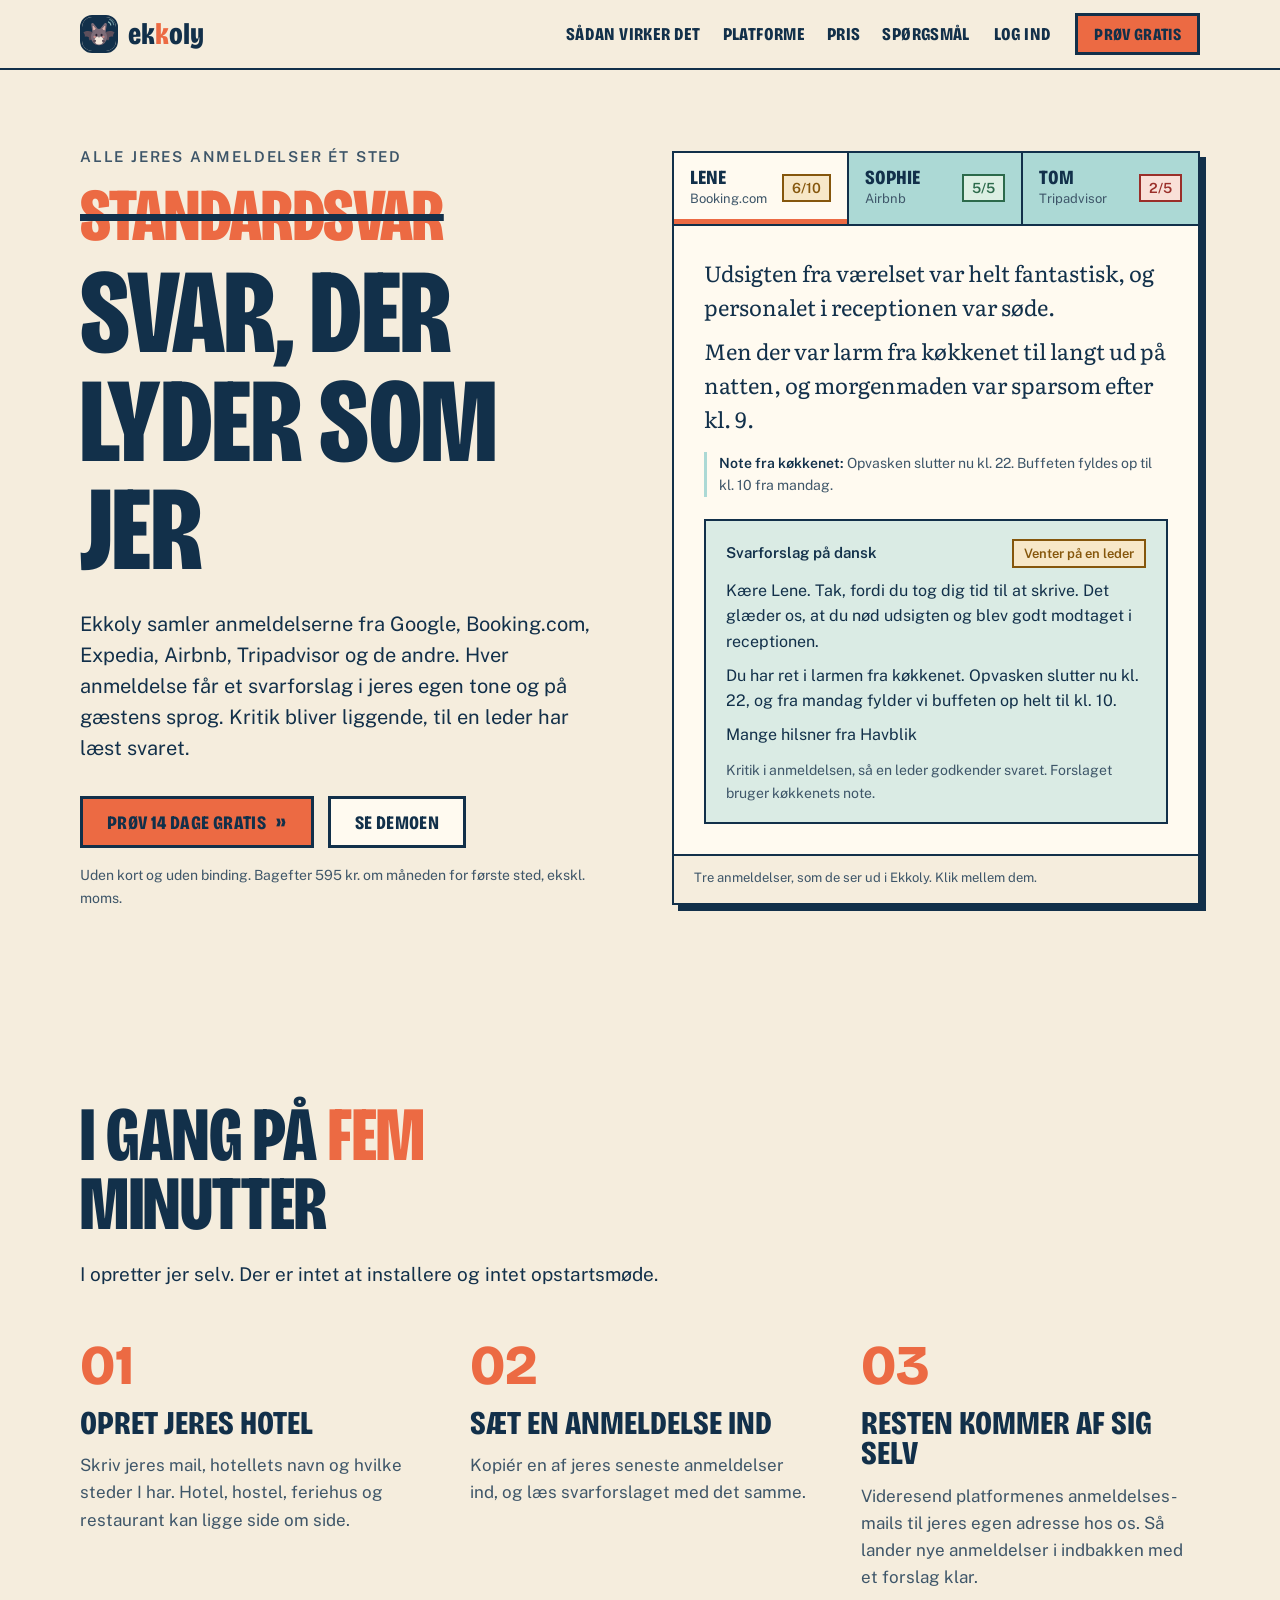
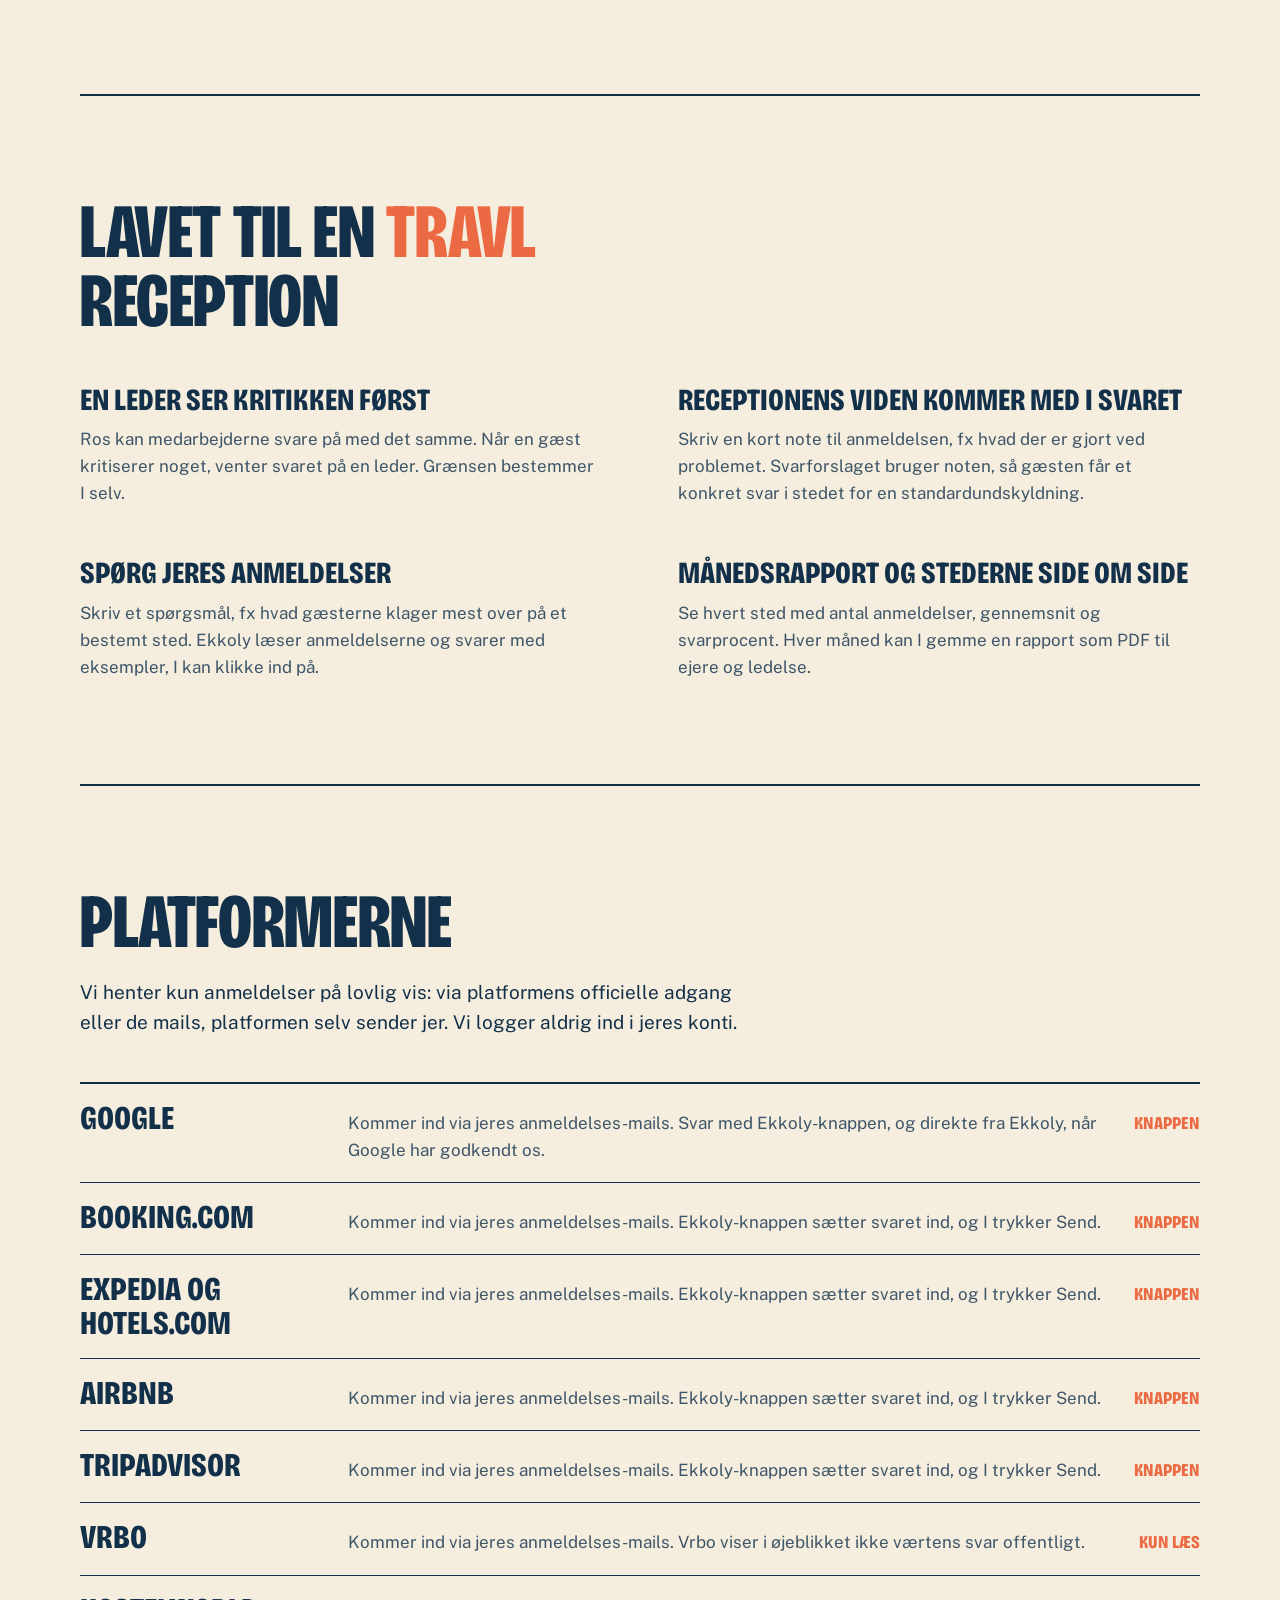
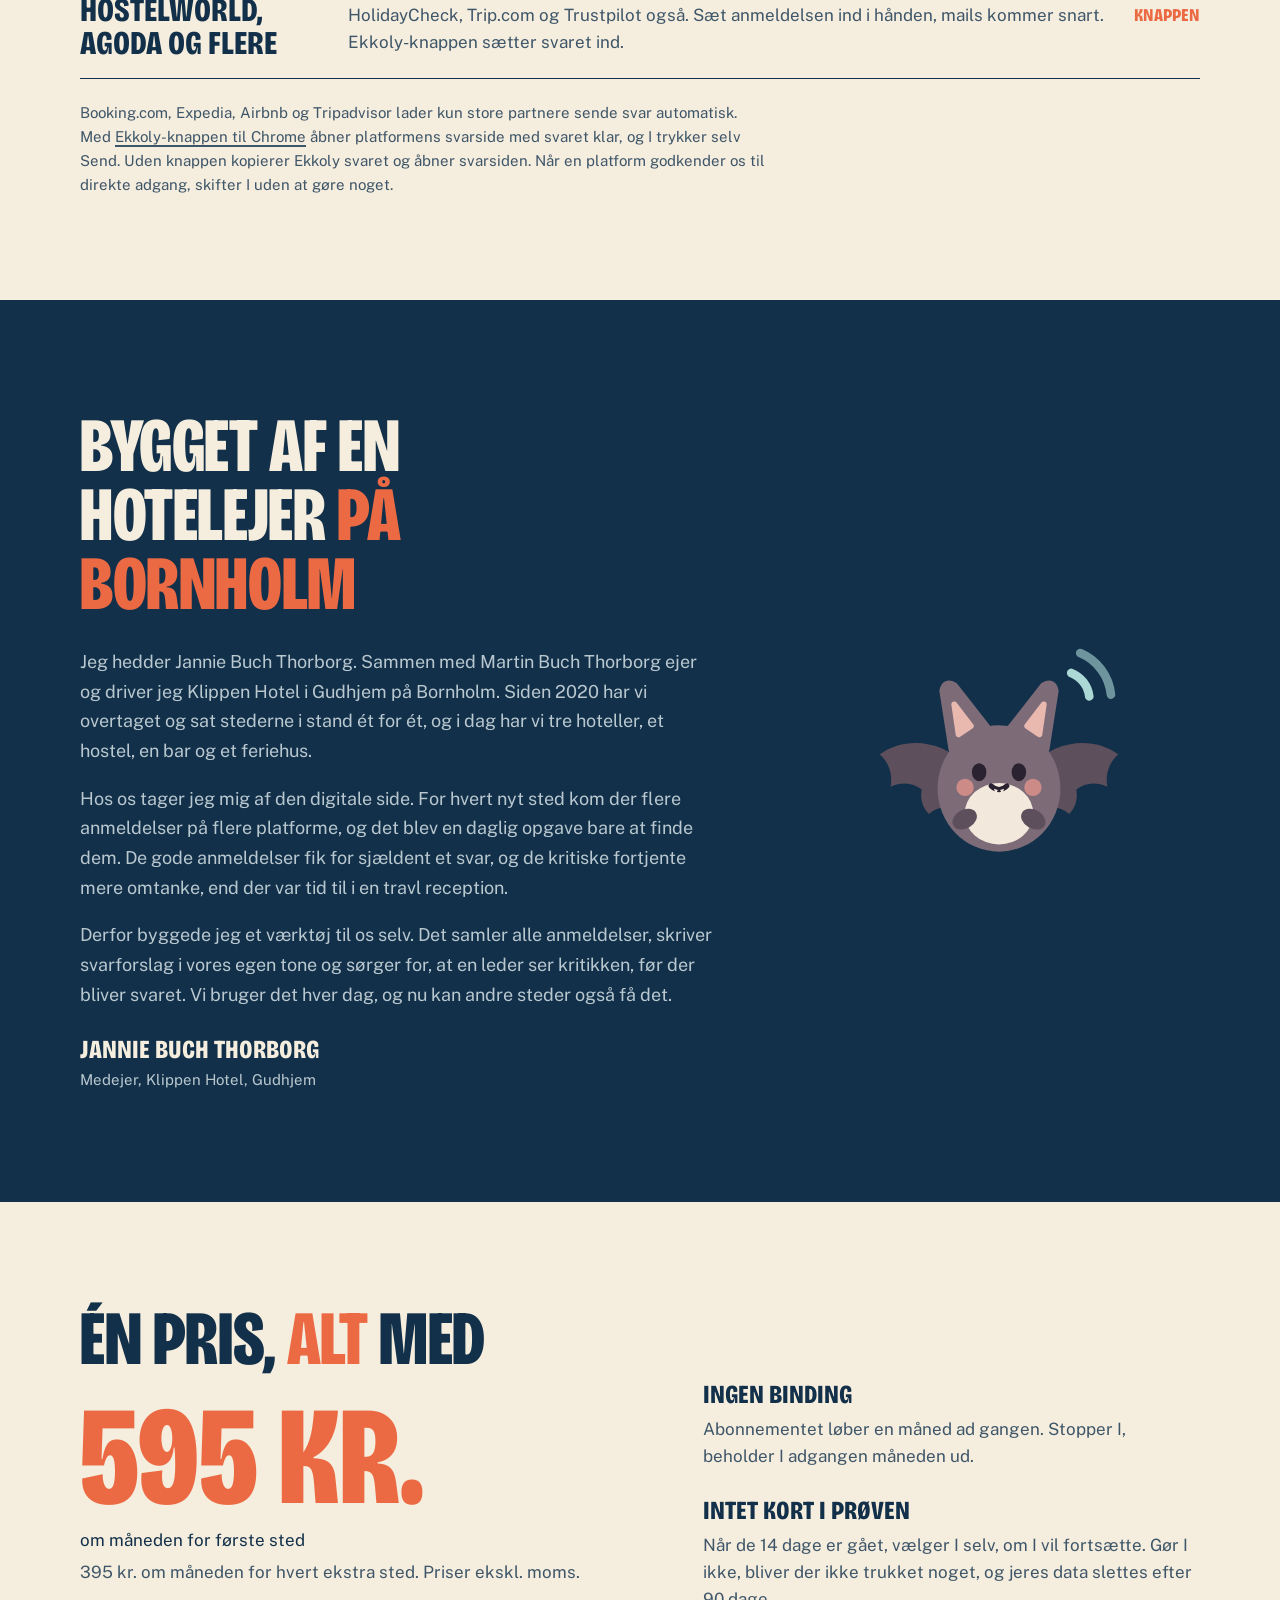
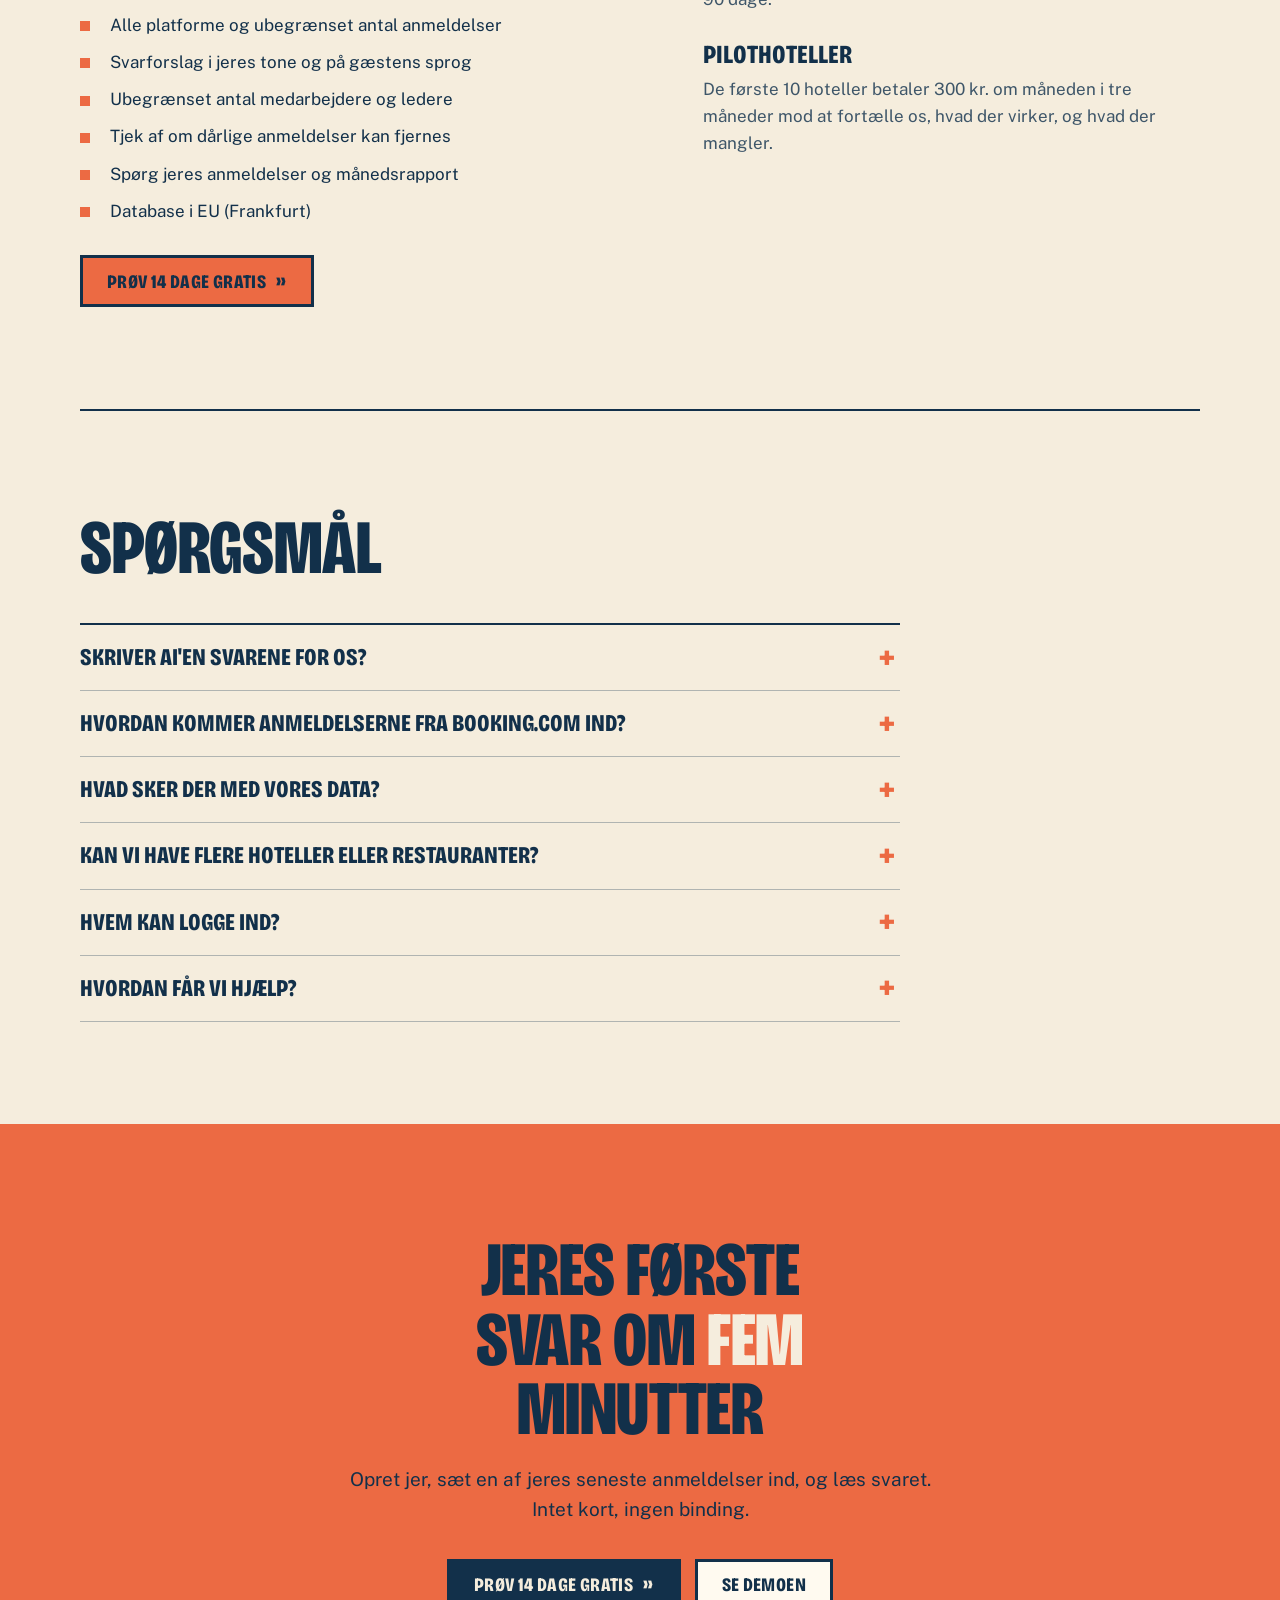
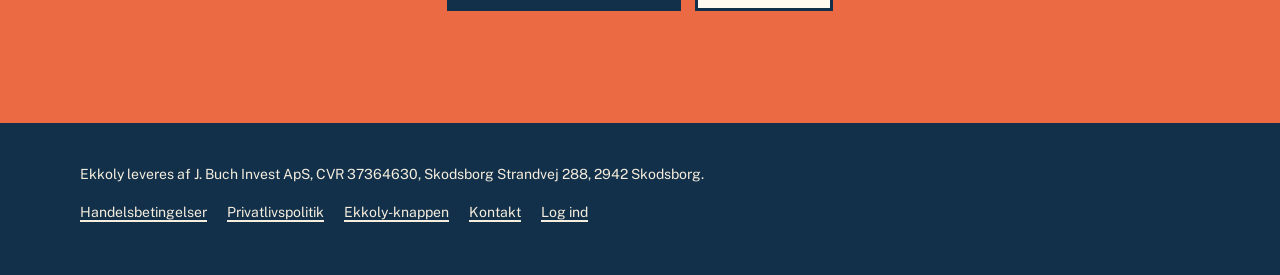
<file: index.html>
<!doctype html>
<html lang="da">
<head>
<meta charset="utf-8">
<meta name="viewport" content="width=device-width,initial-scale=1">
<title>Ekkoly – alle jeres anmeldelser ét sted</title>
<meta name="description" content="Samler hotellets anmeldelser fra Google, Booking.com, Expedia, Airbnb, Tripadvisor og flere ét sted og skriver svarforslag i jeres egen tone. 14 dage gratis, uden kort.">
<meta name="color-scheme" content="light dark">
<meta name="robots" content="noindex">
<meta property="og:title" content="Ekkoly">
<meta property="og:description" content="Alle jeres anmeldelser ét sted. Svar, der lyder som jer.">
<meta property="og:type" content="website">
<link rel="icon" href="app/favicon.svg" type="image/svg+xml">
<link rel="apple-touch-icon" href="app/icon-180.png">
<link rel="preload" href="app/fonts/public-sans-latin-600-normal.woff2" as="font" type="font/woff2" crossorigin>
<link rel="preload" href="app/fonts/literata-latin-400-normal.woff2" as="font" type="font/woff2" crossorigin>
<link rel="preload" href="app/fonts/bricolage-grotesque-latin-standard-normal.woff2" as="font" type="font/woff2" crossorigin>
<link rel="stylesheet" href="site.css?v=20261030e">
</head>
<body>
<a class="skip" href="#indhold">Gå til indhold</a>
<header class="top">
  <div class="wrap">
    <a class="brand" href="./" aria-label="Ekkoly, forsiden"><svg class="logo-mark" viewBox="0 0 72 72" aria-hidden="true"><rect width="72" height="72" rx="18" fill="var(--logo-bg)"/><g fill="none" stroke="var(--logo-echo)" stroke-linecap="round" stroke-width="2.4"><path d="M56 10.5a8 8 0 0 1 5 6.5" opacity=".9"/><path d="M58.5 5a14 14 0 0 1 8.5 11.5" opacity=".5"/></g><g transform="translate(0 2)"><path d="M27 34C20 27 10 26 3 31c2.6 2.4 3.6 5.6 3 9 3-1.4 6.2-1.2 8.6.8-.5 2.6.2 5 2 6.8 1.8-1.7 4.4-2.3 7-1.6L27 42z" fill="#5e4f5c"/><path d="M45 34c7-7 17-8 24-3-2.6 2.4-3.6 5.6-3 9-3-1.4-6.2-1.2-8.6.8.5 2.6-.2 5-2 6.8-1.8-1.7-4.4-2.3-7-1.6L45 42z" fill="#5e4f5c"/><path d="M23.5 29.5 21 13.5q.4-2.2 2.3-1l9 11.5zM48.5 29.5 51 13.5q-.4-2.2-2.3-1l-9 11.5z" fill="#7d6c78" stroke="#7d6c78" stroke-width="3" stroke-linejoin="round"/><path d="M24.8 25.5 23.6 17.2l4.6 6zM47.2 25.5l1.2-8.3-4.6 6z" fill="#e9b9b0" stroke="#e9b9b0" stroke-width="1.6" stroke-linejoin="round"/><ellipse cx="36" cy="40.5" rx="17" ry="17.5" fill="#7d6c78"/><ellipse cx="36" cy="47.5" rx="9.5" ry="8.5" fill="#f3e8dc"/><ellipse cx="26.5" cy="49" rx="3.6" ry="2.6" transform="rotate(-30 26.5 49)" fill="#5e4f5c"/><ellipse cx="45.5" cy="49" rx="3.6" ry="2.6" transform="rotate(30 45.5 49)" fill="#5e4f5c"/><ellipse cx="30.5" cy="36" rx="2" ry="2.5" fill="#2a2230"/><ellipse cx="41.5" cy="36" rx="2" ry="2.5" fill="#2a2230"/><circle cx="26.6" cy="40.2" r="2.4" fill="#e7958c" opacity=".75"/><circle cx="45.4" cy="40.2" r="2.4" fill="#e7958c" opacity=".75"/><path d="M33.8 39.8q2.2 2 4.4 0" fill="none" stroke="#2a2230" stroke-width="1.4" stroke-linecap="round"/><path d="M34.6 40.6l.5 1.4.6-1.1M37.4 40.6l-.5 1.4-.6-1.1" fill="#f3e8dc"/></g></svg><span class="logo">e<span>k</span><span class="echo">k</span>oly</span></a>
    <nav aria-label="Sider">
      <a href="#saadan">Sådan virker det</a>
      <a href="#platforme">Platforme</a>
      <a href="#pris">Pris</a>
      <a href="#spoergsmaal">Spørgsmål</a>
    </nav>
    <a class="login" href="app/">Log ind</a>
    <a class="btn btn-primary btn-small" href="app/?start#/">Prøv gratis</a>
  </div>
</header>

<main id="indhold">
<section class="hero">
  <div class="wrap">
    <div class="hero-text">
      <p class="kicker">Alle jeres anmeldelser ét sted</p>
      <h1><span class="sr">Alle jeres anmeldelser ét sted. Svar, der lyder som jer.</span><span aria-hidden="true"><span class="strike">Standardsvar</span><span class="rest">Svar, der lyder som jer</span></span></h1>
      <p class="lead">Ekkoly samler anmeldelserne fra Google, Booking.com, Expedia, Airbnb, Tripadvisor og de andre. Hver anmeldelse får et svarforslag i jeres egen tone og på gæstens sprog. Kritik bliver liggende, til en leder har læst svaret.</p>
      <div class="actions">
        <a class="btn btn-primary arrow" href="app/?start#/">Prøv 14 dage gratis</a>
        <a class="btn btn-quiet" href="app/?demo#/">Se demoen</a>
      </div>
      <p class="fine">Uden kort og uden binding. Bagefter 595 kr. om måneden for første sted, ekskl. moms.</p>
    </div>

    <div class="inbox" data-inbox>
      <div class="inbox-tabs" role="tablist" aria-label="Eksempler på anmeldelser">
        <button type="button" role="tab" id="t-lene" aria-controls="p-lene" aria-selected="true">
          <span class="who">Lene</span><span class="where">Booking.com</span><span class="score score-mid">6/10</span>
        </button>
        <button type="button" role="tab" id="t-sophie" aria-controls="p-sophie" aria-selected="false" tabindex="-1">
          <span class="who">Sophie</span><span class="where">Airbnb</span><span class="score score-good">5/5</span>
        </button>
        <button type="button" role="tab" id="t-tom" aria-controls="p-tom" aria-selected="false" tabindex="-1">
          <span class="who">Tom</span><span class="where">Tripadvisor</span><span class="score score-low">2/5</span>
        </button>
      </div>

      <div class="inbox-panel" role="tabpanel" id="p-lene" aria-labelledby="t-lene">
        <div class="guest">
          <blockquote lang="da">
            <p>Udsigten fra værelset var helt fantastisk, og personalet i receptionen var søde.</p>
            <p>Men der var larm fra køkkenet til langt ud på natten, og morgenmaden var sparsom efter kl. 9.</p>
          </blockquote>
          <p class="note"><strong>Note fra køkkenet:</strong> Opvasken slutter nu kl. 22. Buffeten fyldes op til kl. 10 fra mandag.</p>
        </div>
        <div class="draft">
          <p class="draft-head"><span>Svarforslag på dansk</span><span class="status status-wait">Venter på en leder</span></p>
          <div class="draft-text">
            <p>Kære Lene. Tak, fordi du tog dig tid til at skrive. Det glæder os, at du nød udsigten og blev godt modtaget i receptionen.</p>
            <p>Du har ret i larmen fra køkkenet. Opvasken slutter nu kl. 22, og fra mandag fylder vi buffeten op helt til kl. 10.</p>
            <p>Mange hilsner fra Havblik</p>
          </div>
          <p class="draft-why">Kritik i anmeldelsen, så en leder godkender svaret. Forslaget bruger køkkenets note.</p>
        </div>
      </div>

      <div class="inbox-panel" role="tabpanel" id="p-sophie" aria-labelledby="t-sophie" hidden>
        <div class="guest">
          <blockquote lang="de">
            <p>Wunderschönes Häuschen direkt in den Dünen. Alles war sauber und gut ausgestattet, und der Gastgeber hat schnell geantwortet.</p>
          </blockquote>
        </div>
        <div class="draft">
          <p class="draft-head"><span>Svarforslag på tysk</span><span class="status status-ok">Klar til at sende</span></p>
          <div class="draft-text" lang="de">
            <p>Liebe Sophie, vielen Dank für die schöne Bewertung. Es freut uns sehr, dass Ihnen das Häuschen in den Dünen gefallen hat.</p>
            <p>Wir würden uns freuen, Sie wieder bei uns begrüßen zu dürfen. Viele Grüße von Havblik Hytter</p>
          </div>
          <p class="draft-why">Ros uden kritik, så medarbejderen kan sende det med det samme. Ingen behøver at kunne tysk.</p>
        </div>
      </div>

      <div class="inbox-panel" role="tabpanel" id="p-tom" aria-labelledby="t-tom" hidden>
        <div class="guest">
          <blockquote lang="en">
            <p>The room faced the main street in Skagen and there was no lift. Never again.</p>
          </blockquote>
        </div>
        <div class="draft draft-flag">
          <p class="draft-head"><span>Svar ikke endnu</span><span class="status status-flag">Kan muligvis fjernes</span></p>
          <div class="draft-text">
            <p>Anmeldelsen beskriver et hotel ved hovedgaden i Skagen. Havblik ligger ved stranden og har elevator, så den handler sandsynligvis om et andet sted.</p>
            <p>Ekkoly har skrevet et udkast til indberetningen til Tripadvisor. Ingen svarer, mens sagen behandles.</p>
          </div>
          <p class="draft-why">Det er platformen, der afgør, om anmeldelsen fjernes.</p>
        </div>
      </div>
      <p class="inbox-caption">Tre anmeldelser, som de ser ud i Ekkoly. Klik mellem dem.</p>
    </div>
  </div>
</section>

<section class="block" id="saadan">
  <div class="wrap">
    <h2>I gang på <span class="hot">fem</span> minutter</h2>
    <p class="intro">I opretter jer selv. Der er intet at installere og intet opstartsmøde.</p>
    <ol class="steps">
      <li>
        <h3>Opret jeres hotel</h3>
        <p>Skriv jeres mail, hotellets navn og hvilke steder I har. Hotel, hostel, feriehus og restaurant kan ligge side om side.</p>
      </li>
      <li>
        <h3>Sæt en anmeldelse ind</h3>
        <p>Kopiér en af jeres seneste anmeldelser ind, og læs svarforslaget med det samme.</p>
      </li>
      <li>
        <h3>Resten kommer af sig selv</h3>
        <p>Videresend platformenes anmeldelses-mails til jeres egen adresse hos os. Så lander nye anmeldelser i indbakken med et forslag klar.</p>
      </li>
    </ol>
  </div>
</section>

<section class="block" id="funktioner">
  <div class="wrap">
    <h2>Lavet til en <span class="hot">travl</span> reception</h2>
    <div class="features">
      <article class="feature">
        <h3>En leder ser kritikken først</h3>
        <p>Ros kan medarbejderne svare på med det samme. Når en gæst kritiserer noget, venter svaret på en leder. Grænsen bestemmer I selv.</p>
      </article>
      <article class="feature">
        <h3>Receptionens viden kommer med i svaret</h3>
        <p>Skriv en kort note til anmeldelsen, fx hvad der er gjort ved problemet. Svarforslaget bruger noten, så gæsten får et konkret svar i stedet for en standardundskyldning.</p>
      </article>
      <article class="feature">
        <h3>Spørg jeres anmeldelser</h3>
        <p>Skriv et spørgsmål, fx hvad gæsterne klager mest over på et bestemt sted. Ekkoly læser anmeldelserne og svarer med eksempler, I kan klikke ind på.</p>
      </article>
      <article class="feature">
        <h3>Månedsrapport og stederne side om side</h3>
        <p>Se hvert sted med antal anmeldelser, gennemsnit og svarprocent. Hver måned kan I gemme en rapport som PDF til ejere og ledelse.</p>
      </article>
    </div>
  </div>
</section>

<section class="block" id="platforme">
  <div class="wrap">
    <h2>Platform&shy;erne</h2>
    <p class="intro">Vi henter kun anmeldelser på lovlig vis: via platformens officielle adgang eller de mails, platformen selv sender jer. Vi logger aldrig ind i jeres konti.</p>
    <ul class="menu">
      <li><span class="name">Google</span><span class="how">Kommer ind via jeres anmeldelses-mails. Svar med Ekkoly-knappen, og direkte fra Ekkoly, når Google har godkendt os.</span><span class="tag">Knappen</span></li>
      <li><span class="name">Booking.com</span><span class="how">Kommer ind via jeres anmeldelses-mails. Ekkoly-knappen sætter svaret ind, og I trykker Send.</span><span class="tag">Knappen</span></li>
      <li><span class="name">Expedia og Hotels.com</span><span class="how">Kommer ind via jeres anmeldelses-mails. Ekkoly-knappen sætter svaret ind, og I trykker Send.</span><span class="tag">Knappen</span></li>
      <li><span class="name">Airbnb</span><span class="how">Kommer ind via jeres anmeldelses-mails. Ekkoly-knappen sætter svaret ind, og I trykker Send.</span><span class="tag">Knappen</span></li>
      <li><span class="name">Tripadvisor</span><span class="how">Kommer ind via jeres anmeldelses-mails. Ekkoly-knappen sætter svaret ind, og I trykker Send.</span><span class="tag">Knappen</span></li>
      <li><span class="name">Vrbo</span><span class="how">Kommer ind via jeres anmeldelses-mails. Vrbo viser i øjeblikket ikke værtens svar offentligt.</span><span class="tag">Kun læs</span></li>
      <li><span class="name">Hostelworld, Agoda og flere</span><span class="how">HolidayCheck, Trip.com og Trustpilot også. Sæt anmeldelsen ind i hånden, mails kommer snart. Ekkoly-knappen sætter svaret ind.</span><span class="tag">Knappen</span></li>
    </ul>
    <p class="note">Booking.com, Expedia, Airbnb og Tripadvisor lader kun store partnere sende svar automatisk. Med <a href="knappen.html">Ekkoly-knappen til Chrome</a> åbner platformens svarside med svaret klar, og I trykker selv Send. Uden knappen kopierer Ekkoly svaret og åbner svarsiden. Når en platform godkender os til direkte adgang, skifter I uden at gøre noget.</p>
  </div>
</section>

<section class="origin">
  <div class="wrap">
    <div class="origin-text">
      <h2>Bygget af en hotelejer <span class="on-ink">på Bornholm</span></h2>
      <p>Jeg hedder Jannie Buch Thorborg. Sammen med Martin Buch Thorborg ejer og driver jeg Klippen Hotel i Gudhjem på Bornholm. Siden 2020 har vi overtaget og sat stederne i stand ét for ét, og i dag har vi tre hoteller, et hostel, en bar og et feriehus.</p>
      <p>Hos os tager jeg mig af den digitale side. For hvert nyt sted kom der flere anmeldelser på flere platforme, og det blev en daglig opgave bare at finde dem. De gode anmeldelser fik for sjældent et svar, og de kritiske fortjente mere omtanke, end der var tid til i en travl reception.</p>
      <p>Derfor byggede jeg et værktøj til os selv. Det samler alle anmeldelser, skriver svarforslag i vores egen tone og sørger for, at en leder ser kritikken, før der bliver svaret. Vi bruger det hver dag, og nu kan andre steder også få det.</p>
      <p class="signature">Jannie Buch Thorborg<span>Medejer, Klippen Hotel, Gudhjem</span></p>
    </div>
    <div class="origin-side">
      <svg class="mascot" viewBox="0 0 72 64" aria-hidden="true"><g fill="none" stroke="#12304a" stroke-linecap="round" stroke-width="2.4"><path d="M56 10.5a8 8 0 0 1 5 6.5"/><path d="M58.5 5a14 14 0 0 1 8.5 11.5" opacity=".6"/></g><g transform="translate(0 2)"><path d="M27 34C20 27 10 26 3 31c2.6 2.4 3.6 5.6 3 9 3-1.4 6.2-1.2 8.6.8-.5 2.6.2 5 2 6.8 1.8-1.7 4.4-2.3 7-1.6L27 42z" fill="#5e4f5c"/><path d="M45 34c7-7 17-8 24-3-2.6 2.4-3.6 5.6-3 9-3-1.4-6.2-1.2-8.6.8.5 2.6-.2 5-2 6.8-1.8-1.7-4.4-2.3-7-1.6L45 42z" fill="#5e4f5c"/><path d="M23.5 29.5 21 13.5q.4-2.2 2.3-1l9 11.5zM48.5 29.5 51 13.5q-.4-2.2-2.3-1l-9 11.5z" fill="#7d6c78" stroke="#7d6c78" stroke-width="3" stroke-linejoin="round"/><path d="M24.8 25.5 23.6 17.2l4.6 6zM47.2 25.5l1.2-8.3-4.6 6z" fill="#e9b9b0" stroke="#e9b9b0" stroke-width="1.6" stroke-linejoin="round"/><ellipse cx="36" cy="40.5" rx="17" ry="17.5" fill="#7d6c78"/><ellipse cx="36" cy="47.5" rx="9.5" ry="8.5" fill="#f3e8dc"/><ellipse cx="26.5" cy="49" rx="3.6" ry="2.6" transform="rotate(-30 26.5 49)" fill="#5e4f5c"/><ellipse cx="45.5" cy="49" rx="3.6" ry="2.6" transform="rotate(30 45.5 49)" fill="#5e4f5c"/><ellipse cx="30.5" cy="36" rx="2" ry="2.5" fill="#2a2230"/><ellipse cx="41.5" cy="36" rx="2" ry="2.5" fill="#2a2230"/><circle cx="26.6" cy="40.2" r="2.4" fill="#e7958c" opacity=".75"/><circle cx="45.4" cy="40.2" r="2.4" fill="#e7958c" opacity=".75"/><path d="M33.8 39.8q2.2 2 4.4 0" fill="none" stroke="#2a2230" stroke-width="1.4" stroke-linecap="round"/><path d="M34.6 40.6l.5 1.4.6-1.1M37.4 40.6l-.5 1.4-.6-1.1" fill="#f3e8dc"/></g></svg>
    </div>
  </div>
</section>

<section class="block" id="pris">
  <div class="wrap price">
    <div class="price-card">
      <h2>Én pris, <span class="hot">alt</span> med</h2>
      <p class="amount">595 kr. <span>om måneden for første sted</span></p>
      <p class="sub">395 kr. om måneden for hvert ekstra sted. Priser ekskl. moms.</p>
      <ul class="included">
        <li>Alle platforme og ubegrænset antal anmeldelser</li>
        <li>Svarforslag i jeres tone og på gæstens sprog</li>
        <li>Ubegrænset antal medarbejdere og ledere</li>
        <li>Tjek af om dårlige anmeldelser kan fjernes</li>
        <li>Spørg jeres anmeldelser og månedsrapport</li>
        <li>Database i EU (Frankfurt)</li>
      </ul>
      <a class="btn btn-primary arrow" href="app/?start#/">Prøv 14 dage gratis</a>
    </div>
    <dl class="terms">
      <div><dt>Ingen binding</dt><dd>Abonnementet løber en måned ad gangen. Stopper I, beholder I adgangen måneden ud.</dd></div>
      <div><dt>Intet kort i prøven</dt><dd>Når de 14 dage er gået, vælger I selv, om I vil fortsætte. Gør I ikke, bliver der ikke trukket noget, og jeres data slettes efter 90 dage.</dd></div>
      <div><dt>Pilothoteller</dt><dd>De første 10 hoteller betaler 300 kr. om måneden i tre måneder mod at fortælle os, hvad der virker, og hvad der mangler.</dd></div>
    </dl>
  </div>
</section>

<section class="block" id="spoergsmaal">
  <div class="wrap">
    <h2>Spørgsmål</h2>
    <div class="faq">
      <details>
        <summary>Skriver AI'en svarene for os?</summary>
        <p>Den skriver et forslag. I bestemmer selv, om ros må besvares med det samme, og svar på kritik bliver aldrig sendt, før en leder har godkendt dem. Svarene bygger på jeres egne tidligere svar, så de lyder som jer.</p>
      </details>
      <details>
        <summary>Hvordan kommer anmeldelserne fra Booking.com ind?</summary>
        <p>I får en fast mailadresse hos os. I Booking.com, Expedia, Airbnb og de andre sætter I anmeldelses-mails til også at gå til den adresse. Så kommer anmeldelsen ind af sig selv, så snart platformen har sendt mailen. I kan også altid kopiere en anmeldelse ind i hånden.</p>
      </details>
      <details>
        <summary>Hvad sker der med vores data?</summary>
        <p>Databasen ligger i EU (Frankfurt). Hvert hotel ser kun sine egne data. Vi sælger ikke data og bruger dem ikke til andet end at levere tjenesten. Læs mere i <a href="privatliv.html">privatlivspolitikken</a>.</p>
      </details>
      <details>
        <summary>Kan vi have flere hoteller eller restauranter?</summary>
        <p>Ja. Hvert sted får sin egen hilsen og sin egen udvikling over tid, og I kan se stederne side om side. Første sted koster 595 kr. og hvert ekstra 395 kr. om måneden.</p>
      </details>
      <details>
        <summary>Hvem kan logge ind?</summary>
        <p>Så mange af jeres folk, som I vil. Der er tre roller: ejer, leder og medarbejder. Man logger ind med et link på mail, så ingen skal huske en adgangskode.</p>
      </details>
      <details>
        <summary>Hvordan får vi hjælp?</summary>
        <p>Skriv til <a href="mailto:kontakt@ekkoly.com">kontakt@ekkoly.com</a>. Vi svarer på mail, normalt inden for én hverdag.</p>
      </details>
    </div>
  </div>
</section>

<section class="closing">
  <div class="wrap">
    <h2>Jeres første svar om <span class="hot">fem</span> minutter</h2>
    <p>Opret jer, sæt en af jeres seneste anmeldelser ind, og læs svaret. Intet kort, ingen binding.</p>
    <div class="actions">
      <a class="btn btn-ink arrow" href="app/?start#/">Prøv 14 dage gratis</a>
      <a class="btn btn-quiet" href="app/?demo#/">Se demoen</a>
    </div>
  </div>
</section>
</main>

<footer>
  <div class="wrap">
    <p>Ekkoly leveres af J. Buch Invest ApS, CVR 37364630, Skodsborg Strandvej 288, 2942 Skodsborg.</p>
    <nav aria-label="Om tjenesten">
      <a href="betingelser.html">Handelsbetingelser</a>
      <a href="privatliv.html">Privatlivspolitik</a>
      <a href="knappen.html">Ekkoly-knappen</a>
      <a href="mailto:kontakt@ekkoly.com">Kontakt</a>
      <a href="app/">Log ind</a>
    </nav>
  </div>
</footer>
<script>
// Indbakken øverst: skift mellem anmeldelserne med klik eller piletaster
(() => {
  const box = document.querySelector('[data-inbox]');
  if (!box) return;
  const tabs = [...box.querySelectorAll('[role=tab]')];
  const select = (tab, focus) => {
    tabs.forEach((t) => {
      const on = t === tab;
      t.setAttribute('aria-selected', String(on));
      t.tabIndex = on ? 0 : -1;
      document.getElementById(t.getAttribute('aria-controls')).hidden = !on;
    });
    if (focus) tab.focus();
  };
  tabs.forEach((t, i) => {
    t.addEventListener('click', () => select(t));
    t.addEventListener('keydown', (e) => {
      const d = e.key === 'ArrowRight' || e.key === 'ArrowDown' ? 1 : e.key === 'ArrowLeft' || e.key === 'ArrowUp' ? -1 : 0;
      if (d) { e.preventDefault(); select(tabs[(i + d + tabs.length) % tabs.length], true); }
    });
  });
})();
</script>
</body>
</html>
</file>
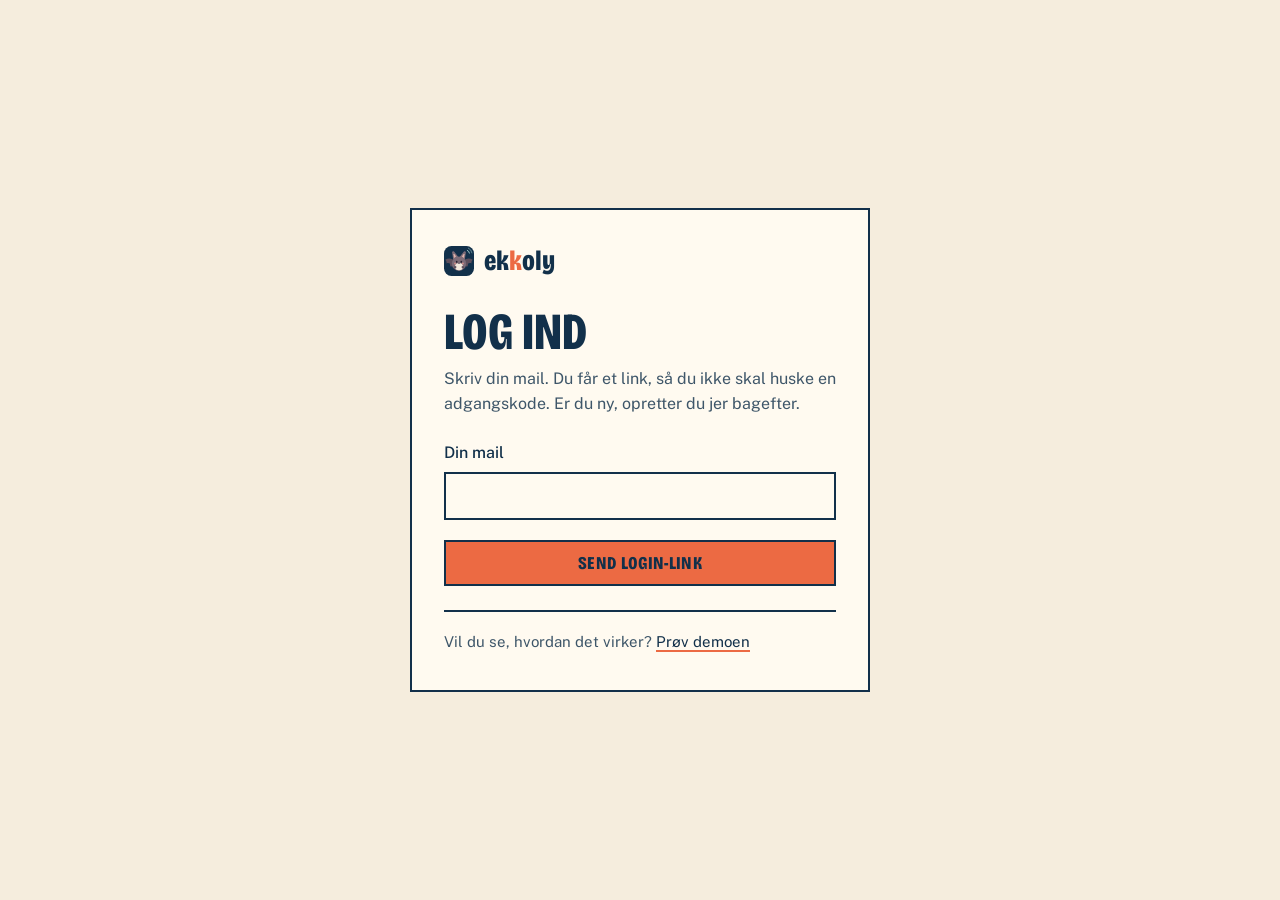
<file: app/index.html>
<!doctype html>
<html lang="da">
<head>
<meta charset="utf-8">
<meta name="viewport" content="width=device-width,initial-scale=1">
<title>Ekkoly</title>
<meta name="description" content="Alle jeres gæsteanmeldelser ét sted, med svarforslag i jeres egen tone.">
<meta name="robots" content="noindex">
<meta name="color-scheme" content="light dark">
<link rel="icon" href="favicon.svg" type="image/svg+xml">
<link rel="apple-touch-icon" href="icon-180.png">
<link rel="preload" href="fonts/public-sans-latin-400-normal.woff2" as="font" type="font/woff2" crossorigin>
<link rel="preload" href="fonts/literata-latin-400-normal.woff2" as="font" type="font/woff2" crossorigin>
<link rel="preload" href="fonts/bricolage-grotesque-latin-standard-normal.woff2" as="font" type="font/woff2" crossorigin>
<link rel="stylesheet" href="styles.css?v=20261030e">
<script type="module" src="js/app.js?v=20261030e"></script>
</head>
<body>
<div id="app"><p class="boot">Henter Ekkoly</p></div>
<noscript>Ekkoly kræver JavaScript.</noscript>
</body>
</html>
</file>
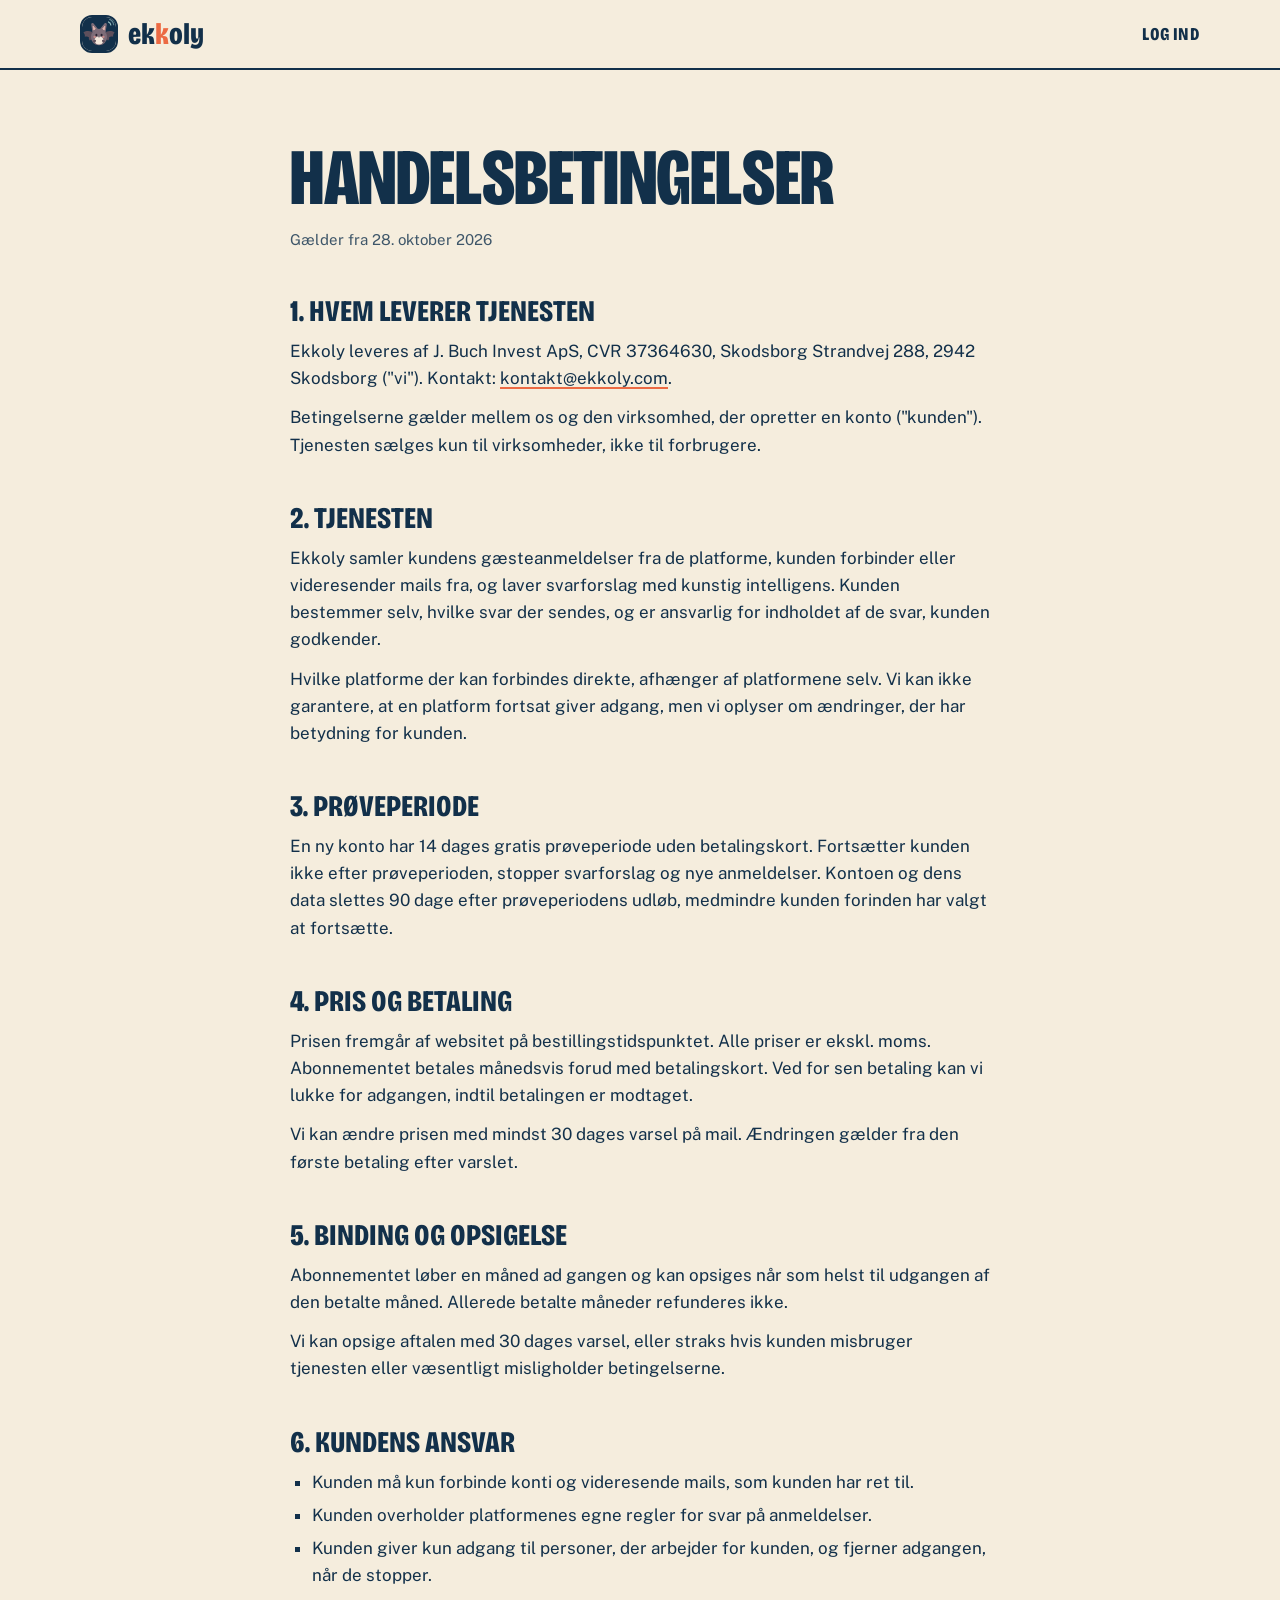
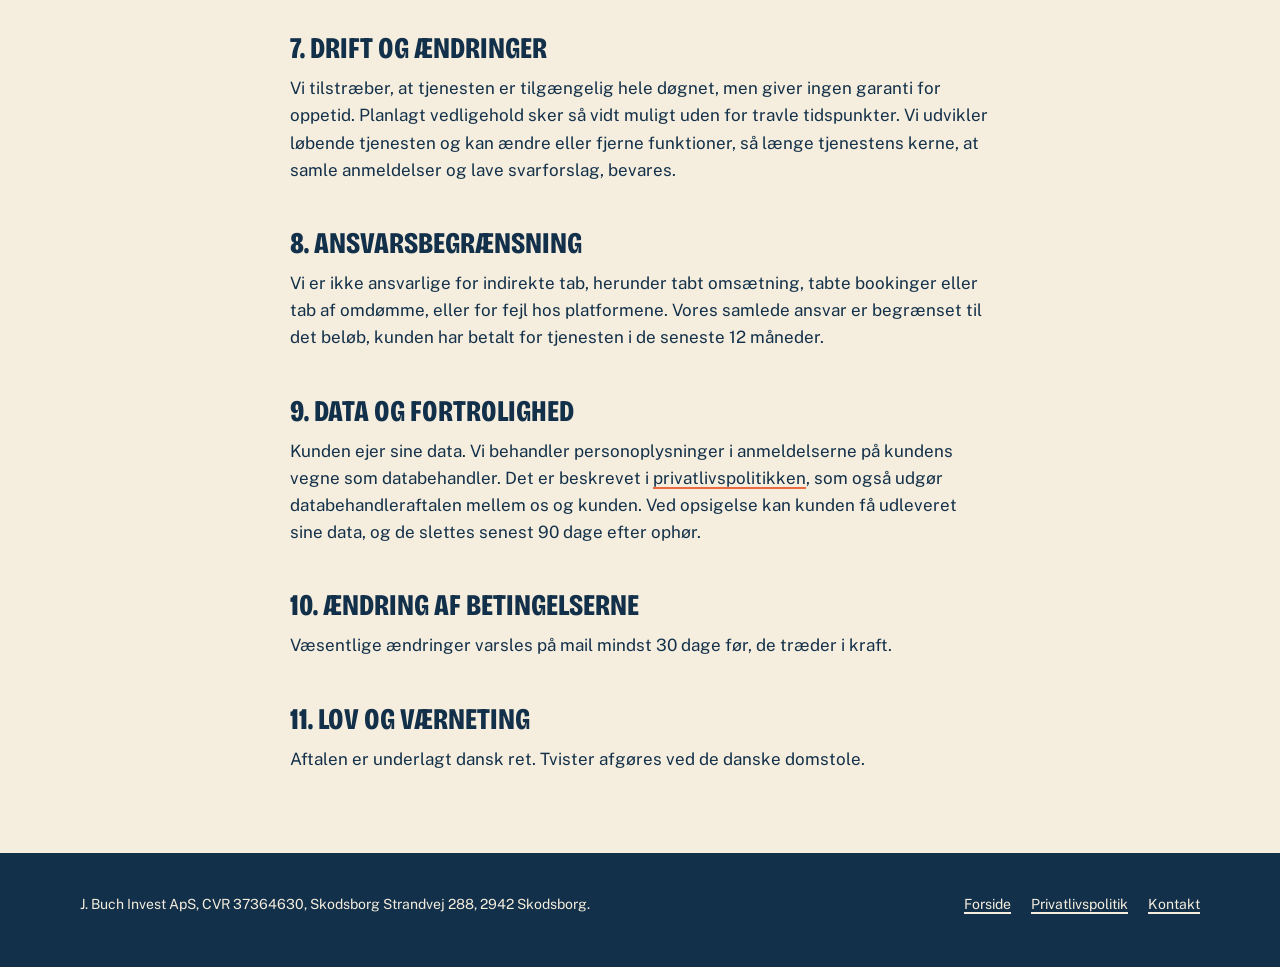
<file: betingelser.html>
<!doctype html>
<html lang="da">
<head>
<meta charset="utf-8">
<meta name="viewport" content="width=device-width,initial-scale=1">
<title>Handelsbetingelser – Ekkoly</title>
<meta name="description" content="Handelsbetingelser for Ekkoly, leveret af J. Buch Invest ApS.">
<meta name="color-scheme" content="light dark">
<meta name="robots" content="noindex">
<link rel="icon" href="app/favicon.svg" type="image/svg+xml">
<link rel="apple-touch-icon" href="app/icon-180.png">
<link rel="preload" href="app/fonts/bricolage-grotesque-latin-standard-normal.woff2" as="font" type="font/woff2" crossorigin>
<link rel="stylesheet" href="site.css?v=20261030e">
</head>
<body>
<header class="top">
  <div class="wrap">
    <a class="brand" href="./" aria-label="Ekkoly, forsiden"><svg class="logo-mark" viewBox="0 0 72 72" aria-hidden="true"><rect width="72" height="72" rx="18" fill="var(--logo-bg)"/><g fill="none" stroke="var(--logo-echo)" stroke-linecap="round" stroke-width="2.4"><path d="M56 10.5a8 8 0 0 1 5 6.5" opacity=".9"/><path d="M58.5 5a14 14 0 0 1 8.5 11.5" opacity=".5"/></g><g transform="translate(0 2)"><path d="M27 34C20 27 10 26 3 31c2.6 2.4 3.6 5.6 3 9 3-1.4 6.2-1.2 8.6.8-.5 2.6.2 5 2 6.8 1.8-1.7 4.4-2.3 7-1.6L27 42z" fill="#5e4f5c"/><path d="M45 34c7-7 17-8 24-3-2.6 2.4-3.6 5.6-3 9-3-1.4-6.2-1.2-8.6.8.5 2.6-.2 5-2 6.8-1.8-1.7-4.4-2.3-7-1.6L45 42z" fill="#5e4f5c"/><path d="M23.5 29.5 21 13.5q.4-2.2 2.3-1l9 11.5zM48.5 29.5 51 13.5q-.4-2.2-2.3-1l-9 11.5z" fill="#7d6c78" stroke="#7d6c78" stroke-width="3" stroke-linejoin="round"/><path d="M24.8 25.5 23.6 17.2l4.6 6zM47.2 25.5l1.2-8.3-4.6 6z" fill="#e9b9b0" stroke="#e9b9b0" stroke-width="1.6" stroke-linejoin="round"/><ellipse cx="36" cy="40.5" rx="17" ry="17.5" fill="#7d6c78"/><ellipse cx="36" cy="47.5" rx="9.5" ry="8.5" fill="#f3e8dc"/><ellipse cx="26.5" cy="49" rx="3.6" ry="2.6" transform="rotate(-30 26.5 49)" fill="#5e4f5c"/><ellipse cx="45.5" cy="49" rx="3.6" ry="2.6" transform="rotate(30 45.5 49)" fill="#5e4f5c"/><ellipse cx="30.5" cy="36" rx="2" ry="2.5" fill="#2a2230"/><ellipse cx="41.5" cy="36" rx="2" ry="2.5" fill="#2a2230"/><circle cx="26.6" cy="40.2" r="2.4" fill="#e7958c" opacity=".75"/><circle cx="45.4" cy="40.2" r="2.4" fill="#e7958c" opacity=".75"/><path d="M33.8 39.8q2.2 2 4.4 0" fill="none" stroke="#2a2230" stroke-width="1.4" stroke-linecap="round"/><path d="M34.6 40.6l.5 1.4.6-1.1M37.4 40.6l-.5 1.4-.6-1.1" fill="#f3e8dc"/></g></svg><span class="logo">e<span>k</span><span class="echo">k</span>oly</span></a>
    <a class="login" href="app/">Log ind</a>
  </div>
</header>

<main class="doc">
  <div class="wrap">
    <h1>Handelsbetingelser</h1>
    <p class="updated">Gælder fra 28. oktober 2026</p>

    <h2>1. Hvem leverer tjenesten</h2>
    <p>Ekkoly leveres af J. Buch Invest ApS, CVR 37364630, Skodsborg Strandvej 288, 2942 Skodsborg ("vi"). Kontakt: <a href="mailto:kontakt@ekkoly.com">kontakt@ekkoly.com</a>.</p>
    <p>Betingelserne gælder mellem os og den virksomhed, der opretter en konto ("kunden"). Tjenesten sælges kun til virksomheder, ikke til forbrugere.</p>

    <h2>2. Tjenesten</h2>
    <p>Ekkoly samler kundens gæsteanmeldelser fra de platforme, kunden forbinder eller videresender mails fra, og laver svarforslag med kunstig intelligens. Kunden bestemmer selv, hvilke svar der sendes, og er ansvarlig for indholdet af de svar, kunden godkender.</p>
    <p>Hvilke platforme der kan forbindes direkte, afhænger af platformene selv. Vi kan ikke garantere, at en platform fortsat giver adgang, men vi oplyser om ændringer, der har betydning for kunden.</p>

    <h2>3. Prøveperiode</h2>
    <p>En ny konto har 14 dages gratis prøveperiode uden betalingskort. Fortsætter kunden ikke efter prøveperioden, stopper svarforslag og nye anmeldelser. Kontoen og dens data slettes 90 dage efter prøveperiodens udløb, medmindre kunden forinden har valgt at fortsætte.</p>

    <h2>4. Pris og betaling</h2>
    <p>Prisen fremgår af websitet på bestillingstidspunktet. Alle priser er ekskl. moms. Abonnementet betales månedsvis forud med betalingskort. Ved for sen betaling kan vi lukke for adgangen, indtil betalingen er modtaget.</p>
    <p>Vi kan ændre prisen med mindst 30 dages varsel på mail. Ændringen gælder fra den første betaling efter varslet.</p>

    <h2>5. Binding og opsigelse</h2>
    <p>Abonnementet løber en måned ad gangen og kan opsiges når som helst til udgangen af den betalte måned. Allerede betalte måneder refunderes ikke.</p>
    <p>Vi kan opsige aftalen med 30 dages varsel, eller straks hvis kunden misbruger tjenesten eller væsentligt misligholder betingelserne.</p>

    <h2>6. Kundens ansvar</h2>
    <ul>
      <li>Kunden må kun forbinde konti og videresende mails, som kunden har ret til.</li>
      <li>Kunden overholder platformenes egne regler for svar på anmeldelser.</li>
      <li>Kunden giver kun adgang til personer, der arbejder for kunden, og fjerner adgangen, når de stopper.</li>
    </ul>

    <h2>7. Drift og ændringer</h2>
    <p>Vi tilstræber, at tjenesten er tilgængelig hele døgnet, men giver ingen garanti for oppetid. Planlagt vedligehold sker så vidt muligt uden for travle tidspunkter. Vi udvikler løbende tjenesten og kan ændre eller fjerne funktioner, så længe tjenestens kerne, at samle anmeldelser og lave svarforslag, bevares.</p>

    <h2>8. Ansvarsbegrænsning</h2>
    <p>Vi er ikke ansvarlige for indirekte tab, herunder tabt omsætning, tabte bookinger eller tab af omdømme, eller for fejl hos platformene. Vores samlede ansvar er begrænset til det beløb, kunden har betalt for tjenesten i de seneste 12 måneder.</p>

    <h2>9. Data og fortrolighed</h2>
    <p>Kunden ejer sine data. Vi behandler personoplysninger i anmeldelserne på kundens vegne som databehandler. Det er beskrevet i <a href="privatliv.html">privatlivspolitikken</a>, som også udgør databehandleraftalen mellem os og kunden. Ved opsigelse kan kunden få udleveret sine data, og de slettes senest 90 dage efter ophør.</p>

    <h2>10. Ændring af betingelserne</h2>
    <p>Væsentlige ændringer varsles på mail mindst 30 dage før, de træder i kraft.</p>

    <h2>11. Lov og værneting</h2>
    <p>Aftalen er underlagt dansk ret. Tvister afgøres ved de danske domstole.</p>
  </div>
</main>

<footer>
  <div class="wrap">
    <p>J. Buch Invest ApS, CVR 37364630, Skodsborg Strandvej 288, 2942 Skodsborg.</p>
    <nav aria-label="Om tjenesten"><a href="./">Forside</a><a href="privatliv.html">Privatlivspolitik</a><a href="mailto:kontakt@ekkoly.com">Kontakt</a></nav>
  </div>
</footer>
</body>
</html>
</file>
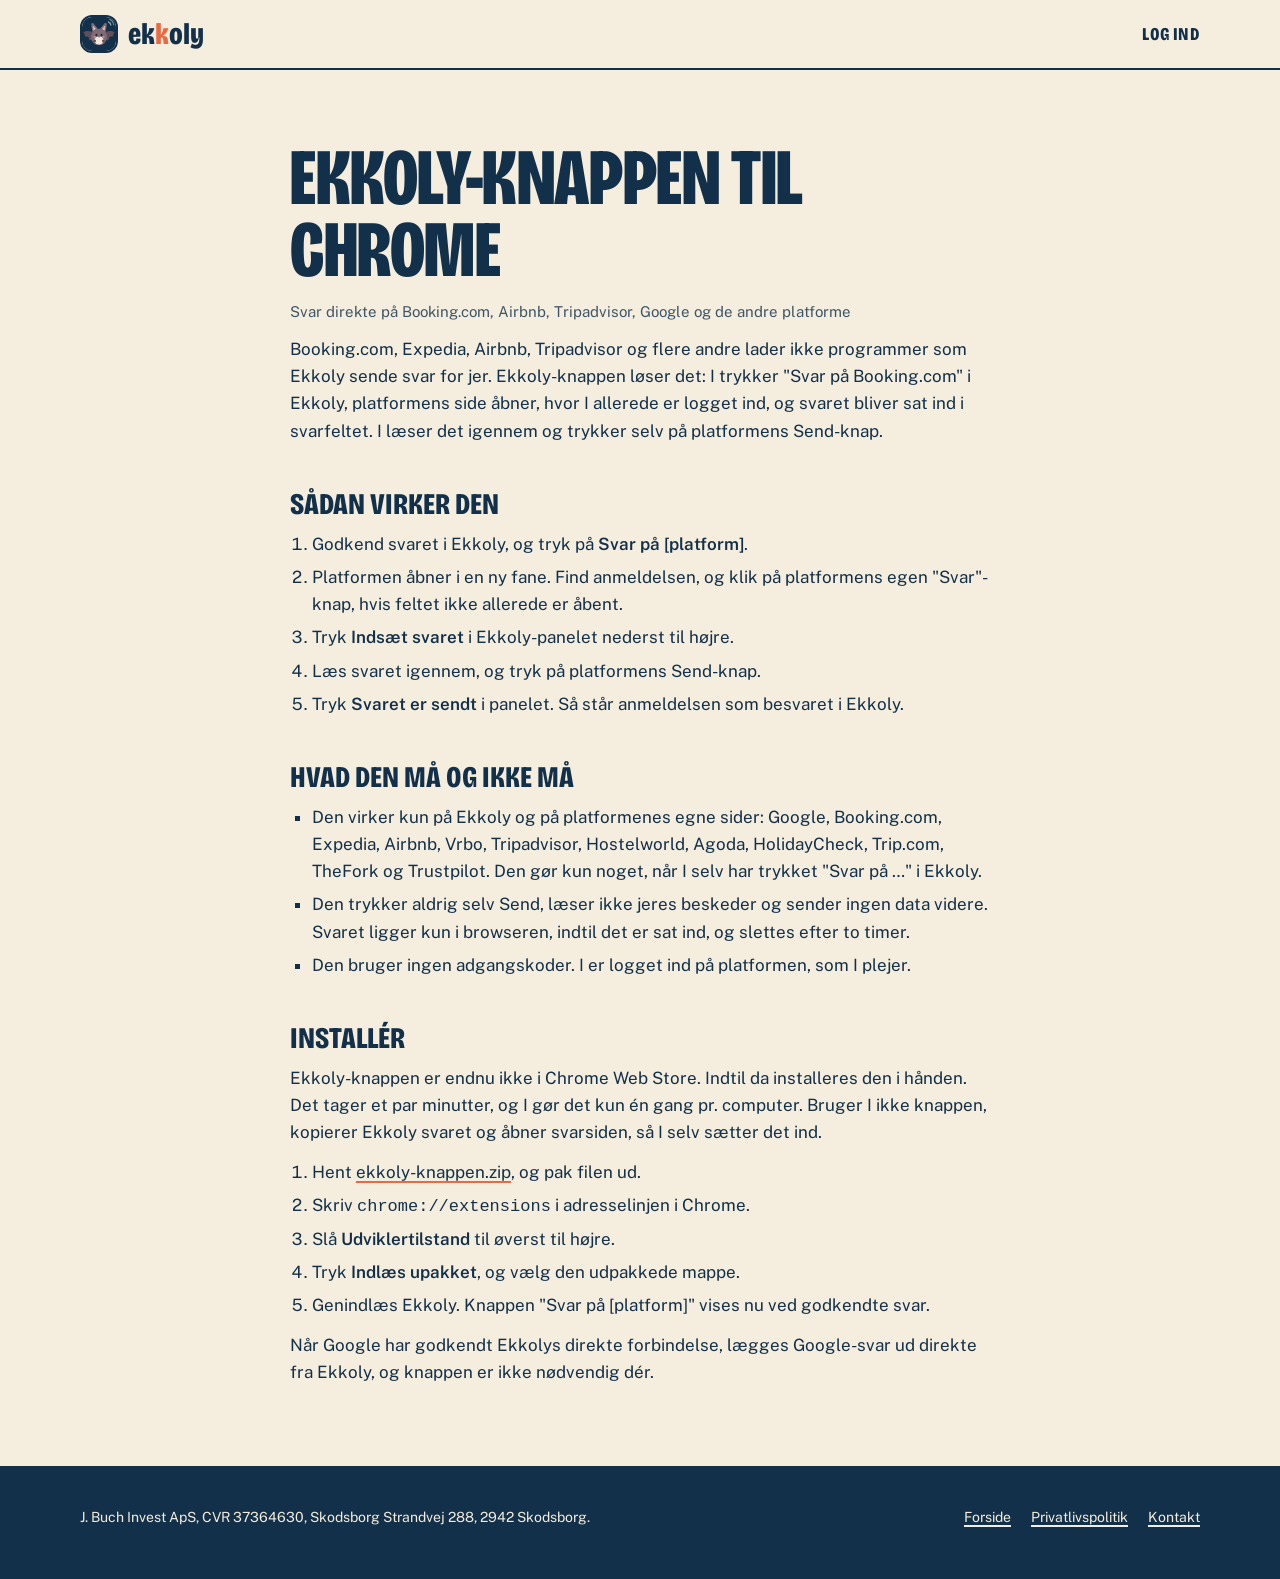
<file: knappen.html>
<!doctype html>
<html lang="da">
<head>
<meta charset="utf-8">
<meta name="viewport" content="width=device-width,initial-scale=1">
<title>Ekkoly-knappen til Chrome</title>
<meta name="description" content="Sæt svar fra Ekkoly ind på Booking.com, Airbnb, Tripadvisor og de andre platforme med ét tryk.">
<meta name="color-scheme" content="light dark">
<meta name="robots" content="noindex">
<link rel="icon" href="app/favicon.svg" type="image/svg+xml">
<link rel="apple-touch-icon" href="app/icon-180.png">
<link rel="preload" href="app/fonts/bricolage-grotesque-latin-standard-normal.woff2" as="font" type="font/woff2" crossorigin>
<link rel="stylesheet" href="site.css?v=20261030e">
</head>
<body>
<header class="top">
  <div class="wrap">
    <a class="brand" href="./" aria-label="Ekkoly, forsiden"><svg class="logo-mark" viewBox="0 0 72 72" aria-hidden="true"><rect width="72" height="72" rx="18" fill="var(--logo-bg)"/><g fill="none" stroke="var(--logo-echo)" stroke-linecap="round" stroke-width="2.4"><path d="M56 10.5a8 8 0 0 1 5 6.5" opacity=".9"/><path d="M58.5 5a14 14 0 0 1 8.5 11.5" opacity=".5"/></g><g transform="translate(0 2)"><path d="M27 34C20 27 10 26 3 31c2.6 2.4 3.6 5.6 3 9 3-1.4 6.2-1.2 8.6.8-.5 2.6.2 5 2 6.8 1.8-1.7 4.4-2.3 7-1.6L27 42z" fill="#5e4f5c"/><path d="M45 34c7-7 17-8 24-3-2.6 2.4-3.6 5.6-3 9-3-1.4-6.2-1.2-8.6.8.5 2.6-.2 5-2 6.8-1.8-1.7-4.4-2.3-7-1.6L45 42z" fill="#5e4f5c"/><path d="M23.5 29.5 21 13.5q.4-2.2 2.3-1l9 11.5zM48.5 29.5 51 13.5q-.4-2.2-2.3-1l-9 11.5z" fill="#7d6c78" stroke="#7d6c78" stroke-width="3" stroke-linejoin="round"/><path d="M24.8 25.5 23.6 17.2l4.6 6zM47.2 25.5l1.2-8.3-4.6 6z" fill="#e9b9b0" stroke="#e9b9b0" stroke-width="1.6" stroke-linejoin="round"/><ellipse cx="36" cy="40.5" rx="17" ry="17.5" fill="#7d6c78"/><ellipse cx="36" cy="47.5" rx="9.5" ry="8.5" fill="#f3e8dc"/><ellipse cx="26.5" cy="49" rx="3.6" ry="2.6" transform="rotate(-30 26.5 49)" fill="#5e4f5c"/><ellipse cx="45.5" cy="49" rx="3.6" ry="2.6" transform="rotate(30 45.5 49)" fill="#5e4f5c"/><ellipse cx="30.5" cy="36" rx="2" ry="2.5" fill="#2a2230"/><ellipse cx="41.5" cy="36" rx="2" ry="2.5" fill="#2a2230"/><circle cx="26.6" cy="40.2" r="2.4" fill="#e7958c" opacity=".75"/><circle cx="45.4" cy="40.2" r="2.4" fill="#e7958c" opacity=".75"/><path d="M33.8 39.8q2.2 2 4.4 0" fill="none" stroke="#2a2230" stroke-width="1.4" stroke-linecap="round"/><path d="M34.6 40.6l.5 1.4.6-1.1M37.4 40.6l-.5 1.4-.6-1.1" fill="#f3e8dc"/></g></svg><span class="logo">e<span>k</span><span class="echo">k</span>oly</span></a>
    <a class="login" href="app/">Log ind</a>
  </div>
</header>

<main class="doc">
  <div class="wrap">
    <h1>Ekkoly-knappen til Chrome</h1>
    <p class="updated">Svar direkte på Booking.com, Airbnb, Tripadvisor, Google og de andre platforme</p>

    <p>Booking.com, Expedia, Airbnb, Tripadvisor og flere andre lader ikke programmer som Ekkoly sende svar for jer. Ekkoly-knappen løser det: I trykker "Svar på Booking.com" i Ekkoly, platformens side åbner, hvor I allerede er logget ind, og svaret bliver sat ind i svarfeltet. I læser det igennem og trykker selv på platformens Send-knap.</p>

    <h2>Sådan virker den</h2>
    <ol>
      <li>Godkend svaret i Ekkoly, og tryk på <strong>Svar på [platform]</strong>.</li>
      <li>Platformen åbner i en ny fane. Find anmeldelsen, og klik på platformens egen "Svar"-knap, hvis feltet ikke allerede er åbent.</li>
      <li>Tryk <strong>Indsæt svaret</strong> i Ekkoly-panelet nederst til højre.</li>
      <li>Læs svaret igennem, og tryk på platformens Send-knap.</li>
      <li>Tryk <strong>Svaret er sendt</strong> i panelet. Så står anmeldelsen som besvaret i Ekkoly.</li>
    </ol>

    <h2>Hvad den må og ikke må</h2>
    <ul>
      <li>Den virker kun på Ekkoly og på platformenes egne sider: Google, Booking.com, Expedia, Airbnb, Vrbo, Tripadvisor, Hostelworld, Agoda, HolidayCheck, Trip.com, TheFork og Trustpilot. Den gør kun noget, når I selv har trykket "Svar på …" i Ekkoly.</li>
      <li>Den trykker aldrig selv Send, læser ikke jeres beskeder og sender ingen data videre. Svaret ligger kun i browseren, indtil det er sat ind, og slettes efter to timer.</li>
      <li>Den bruger ingen adgangskoder. I er logget ind på platformen, som I plejer.</li>
    </ul>

    <h2>Installér</h2>
    <p>Ekkoly-knappen er endnu ikke i Chrome Web Store. Indtil da installeres den i hånden. Det tager et par minutter, og I gør det kun én gang pr. computer. Bruger I ikke knappen, kopierer Ekkoly svaret og åbner svarsiden, så I selv sætter det ind.</p>
    <ol>
      <li>Hent <a href="ekkoly-knappen.zip" download>ekkoly-knappen.zip</a>, og pak filen ud.</li>
      <li>Skriv <code>chrome://extensions</code> i adresselinjen i Chrome.</li>
      <li>Slå <strong>Udviklertilstand</strong> til øverst til højre.</li>
      <li>Tryk <strong>Indlæs upakket</strong>, og vælg den udpakkede mappe.</li>
      <li>Genindlæs Ekkoly. Knappen "Svar på [platform]" vises nu ved godkendte svar.</li>
    </ol>
    <p>Når Google har godkendt Ekkolys direkte forbindelse, lægges Google-svar ud direkte fra Ekkoly, og knappen er ikke nødvendig dér.</p>
  </div>
</main>

<footer>
  <div class="wrap">
    <p>J. Buch Invest ApS, CVR 37364630, Skodsborg Strandvej 288, 2942 Skodsborg.</p>
    <nav aria-label="Om tjenesten"><a href="./">Forside</a><a href="privatliv.html">Privatlivspolitik</a><a href="mailto:kontakt@ekkoly.com">Kontakt</a></nav>
  </div>
</footer>
</body>
</html>
</file>
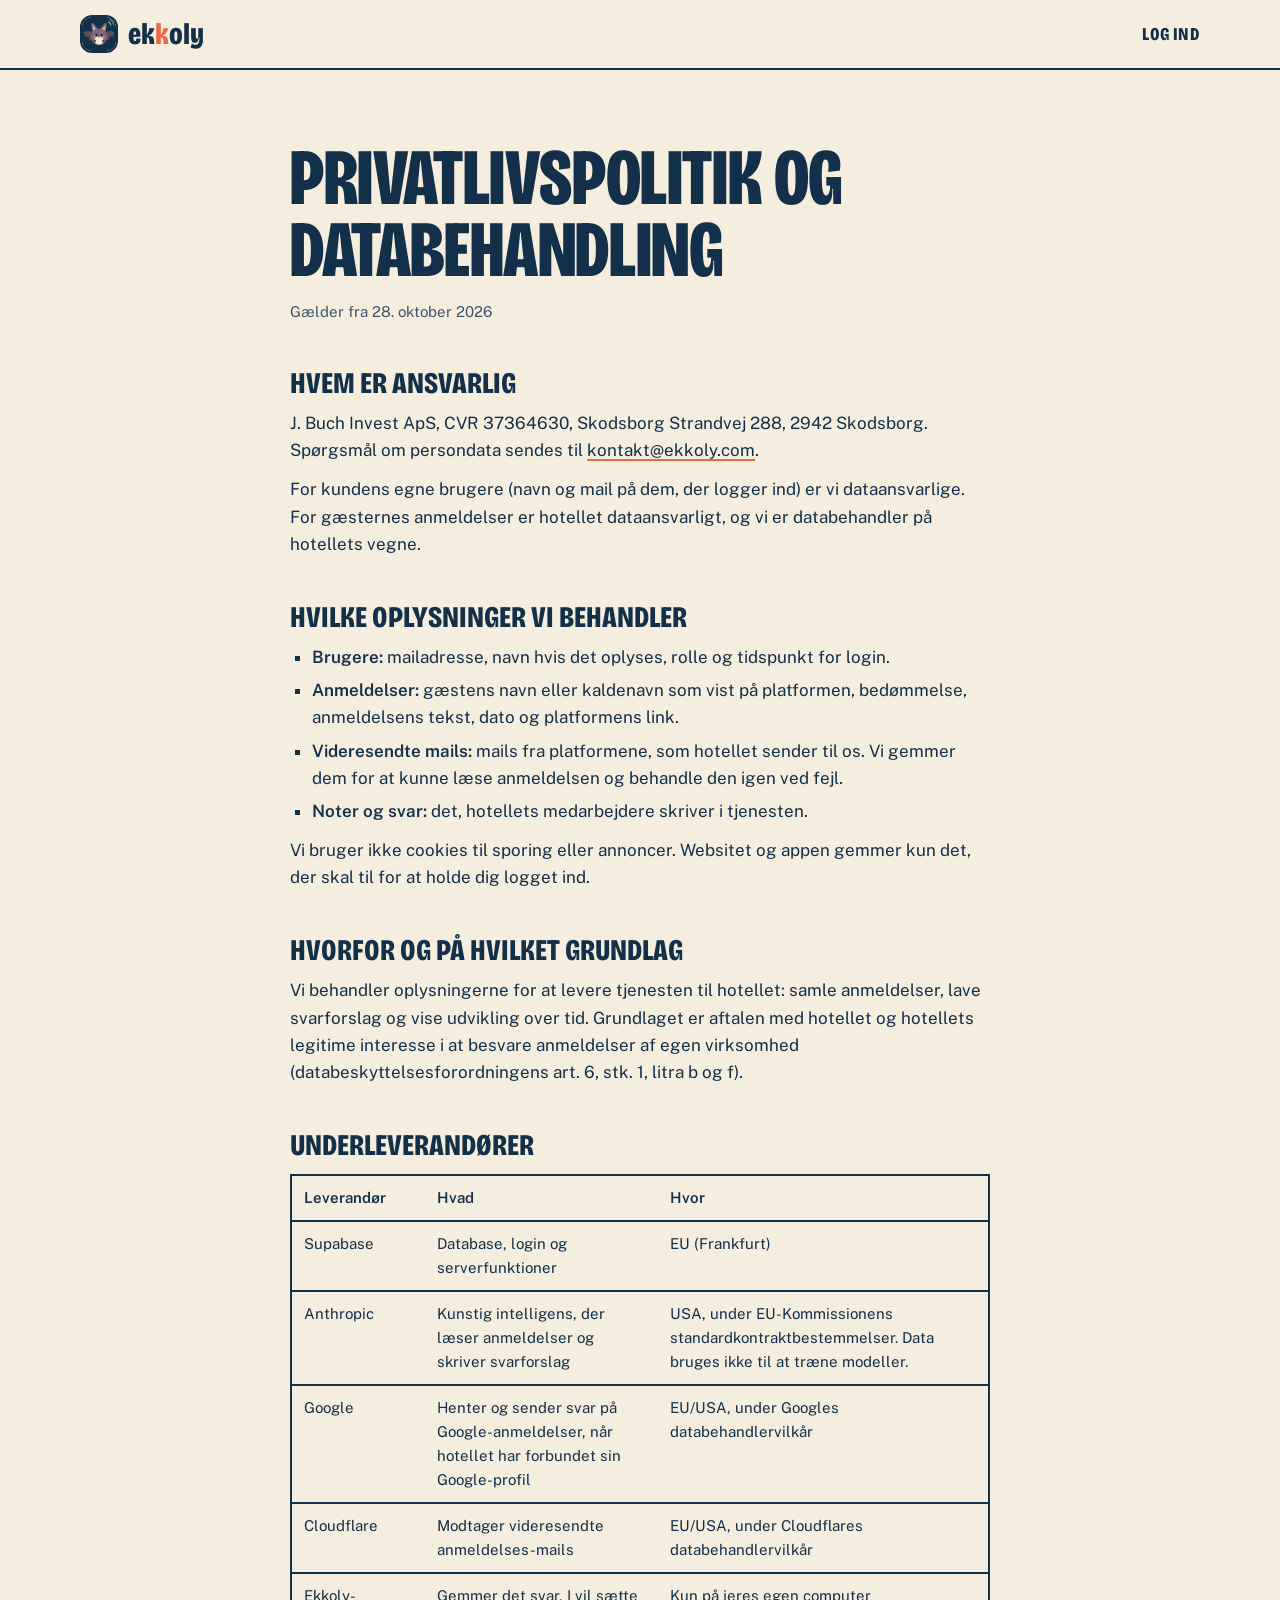
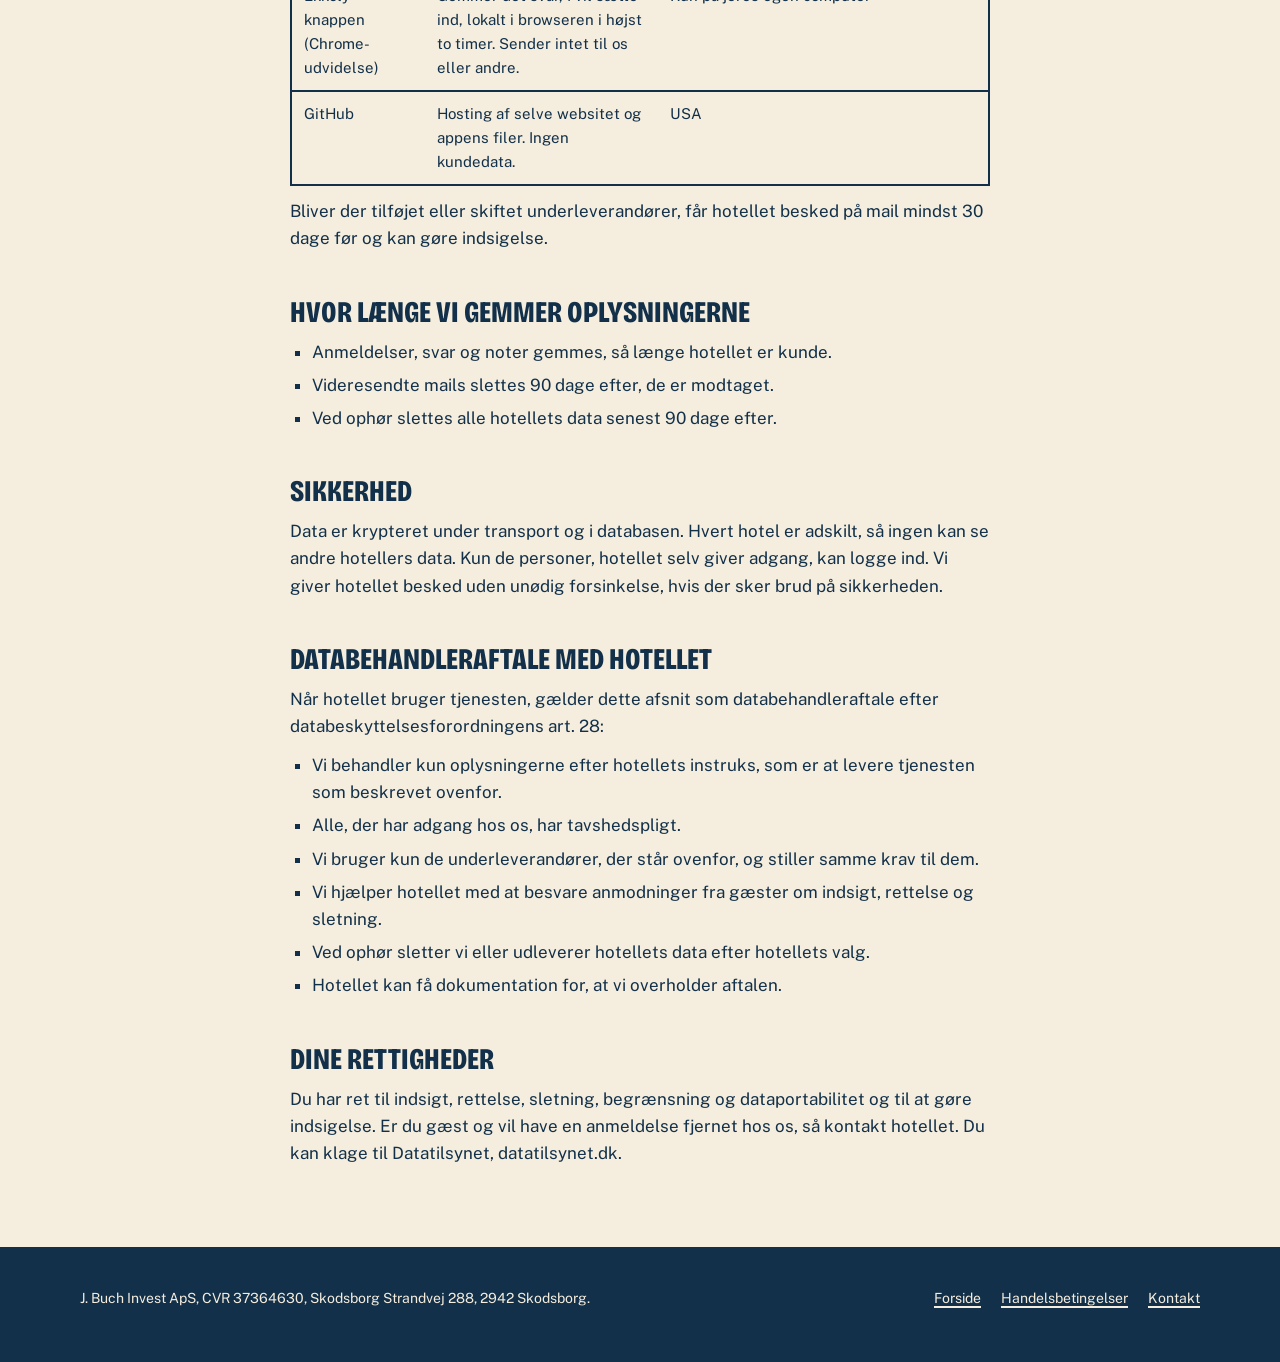
<file: privatliv.html>
<!doctype html>
<html lang="da">
<head>
<meta charset="utf-8">
<meta name="viewport" content="width=device-width,initial-scale=1">
<title>Privatlivspolitik og databehandling – Ekkoly</title>
<meta name="description" content="Hvordan Ekkoly behandler personoplysninger, og hvilke underleverandører vi bruger.">
<meta name="color-scheme" content="light dark">
<meta name="robots" content="noindex">
<link rel="icon" href="app/favicon.svg" type="image/svg+xml">
<link rel="apple-touch-icon" href="app/icon-180.png">
<link rel="preload" href="app/fonts/bricolage-grotesque-latin-standard-normal.woff2" as="font" type="font/woff2" crossorigin>
<link rel="stylesheet" href="site.css?v=20261030e">
</head>
<body>
<header class="top">
  <div class="wrap">
    <a class="brand" href="./" aria-label="Ekkoly, forsiden"><svg class="logo-mark" viewBox="0 0 72 72" aria-hidden="true"><rect width="72" height="72" rx="18" fill="var(--logo-bg)"/><g fill="none" stroke="var(--logo-echo)" stroke-linecap="round" stroke-width="2.4"><path d="M56 10.5a8 8 0 0 1 5 6.5" opacity=".9"/><path d="M58.5 5a14 14 0 0 1 8.5 11.5" opacity=".5"/></g><g transform="translate(0 2)"><path d="M27 34C20 27 10 26 3 31c2.6 2.4 3.6 5.6 3 9 3-1.4 6.2-1.2 8.6.8-.5 2.6.2 5 2 6.8 1.8-1.7 4.4-2.3 7-1.6L27 42z" fill="#5e4f5c"/><path d="M45 34c7-7 17-8 24-3-2.6 2.4-3.6 5.6-3 9-3-1.4-6.2-1.2-8.6.8.5 2.6-.2 5-2 6.8-1.8-1.7-4.4-2.3-7-1.6L45 42z" fill="#5e4f5c"/><path d="M23.5 29.5 21 13.5q.4-2.2 2.3-1l9 11.5zM48.5 29.5 51 13.5q-.4-2.2-2.3-1l-9 11.5z" fill="#7d6c78" stroke="#7d6c78" stroke-width="3" stroke-linejoin="round"/><path d="M24.8 25.5 23.6 17.2l4.6 6zM47.2 25.5l1.2-8.3-4.6 6z" fill="#e9b9b0" stroke="#e9b9b0" stroke-width="1.6" stroke-linejoin="round"/><ellipse cx="36" cy="40.5" rx="17" ry="17.5" fill="#7d6c78"/><ellipse cx="36" cy="47.5" rx="9.5" ry="8.5" fill="#f3e8dc"/><ellipse cx="26.5" cy="49" rx="3.6" ry="2.6" transform="rotate(-30 26.5 49)" fill="#5e4f5c"/><ellipse cx="45.5" cy="49" rx="3.6" ry="2.6" transform="rotate(30 45.5 49)" fill="#5e4f5c"/><ellipse cx="30.5" cy="36" rx="2" ry="2.5" fill="#2a2230"/><ellipse cx="41.5" cy="36" rx="2" ry="2.5" fill="#2a2230"/><circle cx="26.6" cy="40.2" r="2.4" fill="#e7958c" opacity=".75"/><circle cx="45.4" cy="40.2" r="2.4" fill="#e7958c" opacity=".75"/><path d="M33.8 39.8q2.2 2 4.4 0" fill="none" stroke="#2a2230" stroke-width="1.4" stroke-linecap="round"/><path d="M34.6 40.6l.5 1.4.6-1.1M37.4 40.6l-.5 1.4-.6-1.1" fill="#f3e8dc"/></g></svg><span class="logo">e<span>k</span><span class="echo">k</span>oly</span></a>
    <a class="login" href="app/">Log ind</a>
  </div>
</header>

<main class="doc">
  <div class="wrap">
    <h1>Privatlivspolitik og databehandling</h1>
    <p class="updated">Gælder fra 28. oktober 2026</p>

    <h2>Hvem er ansvarlig</h2>
    <p>J. Buch Invest ApS, CVR 37364630, Skodsborg Strandvej 288, 2942 Skodsborg. Spørgsmål om persondata sendes til <a href="mailto:kontakt@ekkoly.com">kontakt@ekkoly.com</a>.</p>
    <p>For kundens egne brugere (navn og mail på dem, der logger ind) er vi dataansvarlige. For gæsternes anmeldelser er hotellet dataansvarligt, og vi er databehandler på hotellets vegne.</p>

    <h2>Hvilke oplysninger vi behandler</h2>
    <ul>
      <li><strong>Brugere:</strong> mailadresse, navn hvis det oplyses, rolle og tidspunkt for login.</li>
      <li><strong>Anmeldelser:</strong> gæstens navn eller kaldenavn som vist på platformen, bedømmelse, anmeldelsens tekst, dato og platformens link.</li>
      <li><strong>Videresendte mails:</strong> mails fra platformene, som hotellet sender til os. Vi gemmer dem for at kunne læse anmeldelsen og behandle den igen ved fejl.</li>
      <li><strong>Noter og svar:</strong> det, hotellets medarbejdere skriver i tjenesten.</li>
    </ul>
    <p>Vi bruger ikke cookies til sporing eller annoncer. Websitet og appen gemmer kun det, der skal til for at holde dig logget ind.</p>

    <h2>Hvorfor og på hvilket grundlag</h2>
    <p>Vi behandler oplysningerne for at levere tjenesten til hotellet: samle anmeldelser, lave svarforslag og vise udvikling over tid. Grundlaget er aftalen med hotellet og hotellets legitime interesse i at besvare anmeldelser af egen virksomhed (databeskyttelsesforordningens art. 6, stk. 1, litra b og f).</p>

    <h2>Underleverandører</h2>
    <table>
      <thead><tr><th>Leverandør</th><th>Hvad</th><th>Hvor</th></tr></thead>
      <tbody>
        <tr><td>Supabase</td><td>Database, login og serverfunktioner</td><td>EU (Frankfurt)</td></tr>
        <tr><td>Anthropic</td><td>Kunstig intelligens, der læser anmeldelser og skriver svarforslag</td><td>USA, under EU-Kommissionens standardkontraktbestemmelser. Data bruges ikke til at træne modeller.</td></tr>
        <tr><td>Google</td><td>Henter og sender svar på Google-anmeldelser, når hotellet har forbundet sin Google-profil</td><td>EU/USA, under Googles databehandlervilkår</td></tr>
        <tr><td>Cloudflare</td><td>Modtager videresendte anmeldelses-mails</td><td>EU/USA, under Cloudflares databehandlervilkår</td></tr>
        <tr><td>Ekkoly-knappen (Chrome-udvidelse)</td><td>Gemmer det svar, I vil sætte ind, lokalt i browseren i højst to timer. Sender intet til os eller andre.</td><td>Kun på jeres egen computer</td></tr>
        <tr><td>GitHub</td><td>Hosting af selve websitet og appens filer. Ingen kundedata.</td><td>USA</td></tr>
      </tbody>
    </table>
    <p>Bliver der tilføjet eller skiftet underleverandører, får hotellet besked på mail mindst 30 dage før og kan gøre indsigelse.</p>

    <h2>Hvor længe vi gemmer oplysningerne</h2>
    <ul>
      <li>Anmeldelser, svar og noter gemmes, så længe hotellet er kunde.</li>
      <li>Videresendte mails slettes 90 dage efter, de er modtaget.</li>
      <li>Ved ophør slettes alle hotellets data senest 90 dage efter.</li>
    </ul>

    <h2>Sikkerhed</h2>
    <p>Data er krypteret under transport og i databasen. Hvert hotel er adskilt, så ingen kan se andre hotellers data. Kun de personer, hotellet selv giver adgang, kan logge ind. Vi giver hotellet besked uden unødig forsinkelse, hvis der sker brud på sikkerheden.</p>

    <h2>Databehandleraftale med hotellet</h2>
    <p>Når hotellet bruger tjenesten, gælder dette afsnit som databehandleraftale efter databeskyttelsesforordningens art. 28:</p>
    <ul>
      <li>Vi behandler kun oplysningerne efter hotellets instruks, som er at levere tjenesten som beskrevet ovenfor.</li>
      <li>Alle, der har adgang hos os, har tavshedspligt.</li>
      <li>Vi bruger kun de underleverandører, der står ovenfor, og stiller samme krav til dem.</li>
      <li>Vi hjælper hotellet med at besvare anmodninger fra gæster om indsigt, rettelse og sletning.</li>
      <li>Ved ophør sletter vi eller udleverer hotellets data efter hotellets valg.</li>
      <li>Hotellet kan få dokumentation for, at vi overholder aftalen.</li>
    </ul>

    <h2>Dine rettigheder</h2>
    <p>Du har ret til indsigt, rettelse, sletning, begrænsning og dataportabilitet og til at gøre indsigelse. Er du gæst og vil have en anmeldelse fjernet hos os, så kontakt hotellet. Du kan klage til Datatilsynet, datatilsynet.dk.</p>
  </div>
</main>

<footer>
  <div class="wrap">
    <p>J. Buch Invest ApS, CVR 37364630, Skodsborg Strandvej 288, 2942 Skodsborg.</p>
    <nav aria-label="Om tjenesten"><a href="./">Forside</a><a href="betingelser.html">Handelsbetingelser</a><a href="mailto:kontakt@ekkoly.com">Kontakt</a></nav>
  </div>
</footer>
</body>
</html>
</file>
<file: site.css>
/* Ekkoly – website
   Plakatstil: store, fede overskrifter i versaler (Bricolage Grotesque, smal og tyk), flade
   farveflader og tykke blæk-kanter. Farverne er Bornholm om sommeren: papir, dybt hav,
   havskum og en varm koral fra flagermusens kinder. Gæsternes egne ord står i Literata,
   brødtekst i Public Sans. */

@font-face { font-family: 'Bricolage'; font-weight: 200 800; font-stretch: 75% 100%; font-display: swap; src: url(app/fonts/bricolage-grotesque-latin-standard-normal.woff2) format('woff2'); }
@font-face { font-family: 'Public Sans'; font-weight: 400; font-display: swap; src: url(app/fonts/public-sans-latin-400-normal.woff2) format('woff2'); }
@font-face { font-family: 'Public Sans'; font-weight: 500; font-display: swap; src: url(app/fonts/public-sans-latin-500-normal.woff2) format('woff2'); }
@font-face { font-family: 'Public Sans'; font-weight: 600; font-display: swap; src: url(app/fonts/public-sans-latin-600-normal.woff2) format('woff2'); }
@font-face { font-family: 'Literata'; font-weight: 400; font-display: swap; src: url(app/fonts/literata-latin-400-normal.woff2) format('woff2'); }
@font-face { font-family: 'Literata'; font-weight: 400; font-style: italic; font-display: swap; src: url(app/fonts/literata-latin-400-italic.woff2) format('woff2'); }
@font-face { font-family: 'Literata'; font-weight: 600; font-display: swap; src: url(app/fonts/literata-latin-600-normal.woff2) format('woff2'); }

:root {
  --paper: #f5eddd;        /* baggrund */
  --surface: #fffaf0;      /* kort */
  --ink: #12304a;          /* tekst, kanter, mørke flader */
  --ink-soft: #3e5669;     /* sekundær tekst */
  --foam: #acd9d5;         /* havskum: lyse farveflader */
  --coral: #ec6a43;        /* den varme farve: knapper og overstregninger */
  --coral-ink: #12304a;    /* tekst på koral */
  --on-ink: #f5eddd;       /* tekst på blæk */
  --on-ink-soft: #b9c8cf;
  --kelp: #2c6a4b; --kelp-soft: #dcefe3;
  --amber: #85560c; --amber-soft: #f7e7c8;
  --rose: #9a2f2a; --rose-soft: #f9e0d8;
  --display: 'Bricolage', 'Arial Narrow', Impact, sans-serif;
  --sans: 'Public Sans', system-ui, sans-serif;
  --serif: 'Literata', Georgia, serif;
  --gutter: clamp(16px, 4vw, 40px);
  --measure: 1200px;
  --edge: 3px;             /* tykkelsen på alle kanter */
  --shadow: 6px 6px 0 var(--ink);
  /* bagudkompatible navne, som app-sider og ældre markup bruger */
  --granite: var(--ink); --muted: var(--ink-soft); --line: var(--ink); --sea: var(--ink); --chalk: var(--paper);
}
@media (prefers-color-scheme: dark) {
  :root:not([data-theme="light"]) {
    --paper: #0f2233; --surface: #16304a; --ink: #f5eddd; --ink-soft: #b9c8cf; --foam: #1d4552;
    --coral: #f07a55; --coral-ink: #0f2233; --on-ink: #0f2233; --on-ink-soft: #3e5669;
    --kelp: #8fd0aa; --kelp-soft: #1c3a2c; --amber: #ecc070; --amber-soft: #3a2f1b; --rose: #f2a08f; --rose-soft: #3d2420;
    --shadow: 6px 6px 0 #000;
    color-scheme: dark;
  }
}
:root[data-theme="dark"] {
  --paper: #0f2233; --surface: #16304a; --ink: #f5eddd; --ink-soft: #b9c8cf; --foam: #1d4552;
  --coral: #f07a55; --coral-ink: #0f2233; --on-ink: #0f2233; --on-ink-soft: #3e5669;
  --kelp: #8fd0aa; --kelp-soft: #1c3a2c; --amber: #ecc070; --amber-soft: #3a2f1b; --rose: #f2a08f; --rose-soft: #3d2420;
  --shadow: 6px 6px 0 #000;
  color-scheme: dark;
}

* { box-sizing: border-box; }
html { -webkit-text-size-adjust: 100%; scroll-behavior: smooth; scroll-padding-top: 84px; }
@media (prefers-reduced-motion: reduce) { html { scroll-behavior: auto; } }
body { margin: 0; background: var(--paper); color: var(--ink); font: 400 17px/1.6 var(--sans); -webkit-font-smoothing: antialiased; overflow-x: hidden; }
h1, h2, h3, p, ul, ol, dl, dd, figure, blockquote { margin: 0; }
ul, ol { padding: 0; list-style: none; }
a { color: inherit; text-decoration-thickness: 2px; text-underline-offset: 3px; }
a:hover { color: var(--coral); }
:focus-visible { outline: 3px solid var(--coral); outline-offset: 3px; }
.wrap { max-width: var(--measure); margin: 0 auto; padding: 0 var(--gutter); }
.skip { position: absolute; left: -999px; }
.skip:focus { left: var(--gutter); top: 8px; background: var(--surface); padding: 8px 12px; z-index: 20; }
.sr { position: absolute; width: 1px; height: 1px; overflow: hidden; clip: rect(0 0 0 0); white-space: nowrap; }

/* Plakatskriften */
.display, .hero h1, .block h2, .origin h2, .closing h2, .band, .doc h1 {
  font-family: var(--display); font-weight: 800; font-stretch: 75%; text-transform: uppercase;
  line-height: .9; letter-spacing: -0.005em; font-variation-settings: "opsz" 96;
}
.hot { color: var(--coral); }

/* Knapper: firkantede med tyk kant */
.btn { display: inline-flex; align-items: center; justify-content: center; gap: 10px; min-height: 52px; padding: 0 24px;
  font: 800 19px/1 var(--display); font-stretch: 75%; text-transform: uppercase; letter-spacing: .02em; text-decoration: none;
  border: var(--edge) solid var(--ink); cursor: pointer; transition: transform .12s, box-shadow .12s; }
.btn:hover { transform: translate(-2px, -2px); box-shadow: 4px 4px 0 var(--ink); }
.btn:active { transform: none; box-shadow: none; }
@media (prefers-reduced-motion: reduce) { .btn, .btn:hover { transition: none; transform: none; } }
.btn-primary { background: var(--coral); color: var(--coral-ink); }
.btn-primary:hover { color: var(--coral-ink); }
.btn-quiet { background: var(--surface); color: var(--ink); }
.btn-quiet:hover { color: var(--ink); }
.btn-small { min-height: 42px; padding: 0 16px; font-size: 17px; }
.btn-light { background: var(--paper); color: var(--ink); }
.btn-light:hover { color: var(--ink); }
.btn-ink { background: var(--ink); color: var(--on-ink); }
.btn-ink:hover { color: var(--on-ink); }
.btn-ghost { background: transparent; color: var(--ink); }
.btn-ghost:hover { color: var(--ink); }
.arrow::after { content: "»"; font-size: 1.1em; }

/* Top */
.top { position: sticky; top: 0; z-index: 10; background: var(--foam); border-bottom: var(--edge) solid var(--ink); }
.top .wrap { display: flex; align-items: center; gap: 24px; min-height: 68px; }
.brand { display: flex; align-items: center; gap: 10px; color: var(--ink); text-decoration: none; margin-right: auto; }
.top nav { display: flex; gap: 22px; }
.top nav a, .top .login { font: 800 18px/1 var(--display); font-stretch: 75%; text-transform: uppercase; letter-spacing: .02em; color: var(--ink); text-decoration: none; }
.top nav a:hover, .top .login:hover { color: var(--coral); }
@media (max-width: 900px) { .top nav { display: none; } }
@media (max-width: 420px) { .top .wrap { gap: 14px; } .top .btn-small { padding: 0 12px; } }

/* Forside: plakaten */
.hero { padding: clamp(40px, 6vw, 84px) 0 clamp(56px, 8vw, 104px); border-bottom: var(--edge) solid var(--ink); }
.hero .wrap { display: grid; grid-template-columns: minmax(0, 1fr) minmax(0, 1fr); gap: clamp(32px, 5vw, 72px); align-items: center; }
@media (max-width: 980px) { .hero .wrap { grid-template-columns: 1fr; } }
.kicker { font: 600 15px/1.3 var(--sans); text-transform: uppercase; letter-spacing: .12em; color: var(--ink-soft); }
.hero h1 { margin-top: 16px; font-size: clamp(60px, 9.4vw, 128px); }
.hero h1 .strike { display: block; font-size: .62em; margin-bottom: .12em; color: var(--coral); text-decoration: line-through; text-decoration-thickness: .09em; text-decoration-color: var(--ink); }
.hero h1 .rest { display: block; }
.hero .lead { margin-top: 26px; font-size: clamp(18px, 1.7vw, 20px); line-height: 1.55; max-width: 31em; }
.hero .actions { margin-top: 32px; display: flex; flex-wrap: wrap; gap: 14px; }
.hero .fine { margin-top: 16px; font-size: 14px; color: var(--ink-soft); }

/* Indbakken: et kort med tyk kant og hård skygge */
.inbox { background: var(--surface); border: var(--edge) solid var(--ink); box-shadow: 10px 10px 0 var(--ink); overflow: hidden; }
.inbox-tabs { display: grid; grid-template-columns: repeat(3, minmax(0, 1fr)); border-bottom: var(--edge) solid var(--ink); background: var(--foam); }
.inbox-tabs button { all: unset; box-sizing: border-box; cursor: pointer; display: grid; grid-template-columns: 1fr auto; grid-template-areas: "who score" "where score"; gap: 2px 8px;
  padding: 14px 16px; border-right: var(--edge) solid var(--ink); }
.inbox-tabs button:last-child { border-right: 0; }
.inbox-tabs button:hover { background: color-mix(in srgb, var(--surface) 50%, var(--foam)); }
.inbox-tabs button[aria-selected="true"] { background: var(--surface); box-shadow: inset 0 -5px 0 var(--coral); }
.inbox-tabs button:focus-visible { outline: 3px solid var(--coral); outline-offset: -6px; }
.inbox-tabs .who { grid-area: who; font: 800 20px/1 var(--display); font-stretch: 75%; text-transform: uppercase; }
.inbox-tabs .where { grid-area: where; font-size: 13px; color: var(--ink-soft); }
.inbox-tabs .score { grid-area: score; align-self: center; font: 600 14px/1 var(--sans); padding: 5px 8px; border: 2px solid currentColor; }
.score-good { background: var(--kelp-soft); color: var(--kelp); }
.score-mid { background: var(--amber-soft); color: var(--amber); }
.score-low { background: var(--rose-soft); color: var(--rose); }
@media (max-width: 440px) { .inbox-tabs button { padding: 12px 10px; grid-template-columns: 1fr; grid-template-areas: "who" "where" "score"; } .inbox-tabs .score { justify-self: start; margin-top: 4px; } }

.inbox-panel { padding: clamp(20px, 3vw, 30px); }
.guest blockquote { font: 400 clamp(19px, 2vw, 22px)/1.55 var(--serif); }
.guest blockquote p + p { margin-top: 10px; }
.guest .note { margin-top: 16px; font-size: 14px; color: var(--ink-soft); padding-left: 12px; border-left: var(--edge) solid var(--foam); }
.guest .note strong { color: var(--ink); font-weight: 600; }
.draft { margin-top: 22px; background: color-mix(in srgb, var(--foam) 45%, var(--surface)); border: 2px solid var(--ink); padding: 18px 20px; }
.draft-flag { background: var(--rose-soft); }
.draft-head { display: flex; flex-wrap: wrap; justify-content: space-between; gap: 8px 12px; align-items: center; font-weight: 600; font-size: 15px; }
.draft-text { margin-top: 10px; font-size: 16px; line-height: 1.6; }
.draft-text p + p { margin-top: 8px; }
.draft-why { margin-top: 12px; font-size: 14px; color: var(--ink-soft); }
.status { font: 600 13px/1 var(--sans); padding: 6px 10px; border: 2px solid currentColor; white-space: nowrap; }
.status-ok { background: var(--kelp-soft); color: var(--kelp); }
.status-wait { background: var(--amber-soft); color: var(--amber); }
.status-flag { background: var(--surface); color: var(--rose); }
.inbox-caption { padding: 12px 20px 14px; border-top: var(--edge) solid var(--ink); font-size: 13px; color: var(--ink-soft); background: var(--paper); }
@media (prefers-reduced-motion: no-preference) {
  .inbox-panel:not([hidden]) .draft { animation: rise .45s cubic-bezier(.2, .7, .2, 1) both; }
}
@keyframes rise { from { opacity: 0; transform: translateY(8px); } to { opacity: 1; transform: none; } }

/* Båndet med platformene */
.band { background: var(--ink); color: var(--on-ink); border-bottom: var(--edge) solid var(--ink); padding: 18px 0; font-size: clamp(22px, 2.6vw, 32px); }
.band ul { display: flex; flex-wrap: wrap; justify-content: center; gap: 6px 22px; }
.band li { display: flex; align-items: center; gap: 22px; }
.band li + li::before { content: ""; width: 10px; height: 10px; background: var(--coral); transform: rotate(45deg); }

/* Sektioner */
.block { padding: clamp(64px, 9vw, 112px) 0; border-bottom: var(--edge) solid var(--ink); }
.block-foam { background: var(--foam); }
.block-ink { background: var(--ink); color: var(--on-ink); }
.block h2, .origin h2, .closing h2 { font-size: clamp(48px, 7vw, 96px); max-width: 14ch; }
.block .intro { margin-top: 20px; font-size: 19px; max-width: 36em; }
.block-ink .intro, .block-ink .note { color: var(--on-ink-soft); }

/* Sådan kommer I i gang: tre nummererede kasser */
.steps { margin-top: 48px; display: grid; grid-template-columns: repeat(3, minmax(0, 1fr)); border: var(--edge) solid var(--ink); background: var(--surface); counter-reset: step; }
@media (max-width: 860px) { .steps { grid-template-columns: 1fr; } }
.steps li { counter-increment: step; padding: clamp(24px, 3vw, 36px); }
.steps li + li { border-left: var(--edge) solid var(--ink); }
@media (max-width: 860px) { .steps li + li { border-left: 0; border-top: var(--edge) solid var(--ink); } }
.steps li:last-child { background: var(--coral); color: var(--coral-ink); }
.steps li::before { content: counter(step, decimal-leading-zero); display: block; font: 800 18px/1 var(--display); color: var(--coral); }
.steps li:last-child::before { color: var(--coral-ink); }
.steps h3 { margin-top: 14px; font: 800 clamp(36px, 4vw, 52px)/.92 var(--display); font-stretch: 75%; text-transform: uppercase; }
.steps p { margin-top: 14px; }

/* Funktioner: tekst og et lille udsnit af appen */
.features { margin-top: 56px; display: grid; gap: clamp(40px, 6vw, 72px); }
.feature { display: grid; grid-template-columns: minmax(0, 1fr) minmax(0, 1fr); gap: clamp(24px, 5vw, 72px); align-items: center; }
.feature:nth-child(even) .mini { order: -1; }
@media (max-width: 820px) { .feature { grid-template-columns: 1fr; gap: 18px; } .feature:nth-child(even) .mini { order: 0; } }
.feature h3 { font: 800 clamp(32px, 3.4vw, 44px)/.95 var(--display); font-stretch: 75%; text-transform: uppercase; }
.feature p { margin-top: 12px; max-width: 32em; }
.mini { background: var(--surface); border: var(--edge) solid var(--ink); box-shadow: var(--shadow); padding: 18px 20px; display: grid; gap: 10px; font-size: 15px; }
.mini p { margin: 0; color: var(--ink); max-width: none; }
.mini-row { display: flex; justify-content: space-between; align-items: center; gap: 12px; padding: 4px 0; }
.mini-row + .mini-row { border-top: 2px solid var(--ink); padding-top: 12px; }
.mini-note { font-size: 14px; padding-left: 12px; border-left: var(--edge) solid var(--foam); }
.mini-note strong { display: block; font-weight: 600; }
.mini-quote, .mini-answer { background: color-mix(in srgb, var(--foam) 45%, var(--surface)); border: 2px solid var(--ink); padding: 12px 14px; }
.mini-ask { font: italic 400 17px/1.45 var(--serif); }
.mini-kpis { grid-template-columns: repeat(3, minmax(0, 1fr)); }
.mini-kpis p { display: grid; gap: 4px; }
.mini-kpis span { font-size: 13px; color: var(--ink-soft); }
.mini-kpis strong { font: 800 44px/1 var(--display); font-stretch: 75%; color: var(--coral); }

/* Platforme som et spisekort: navn, forklaring, og hvordan svaret sendes */
.menu { margin-top: 44px; border-top: 2px solid currentColor; }
.menu li { display: grid; grid-template-columns: minmax(0, 15rem) minmax(0, 1fr) auto; gap: 8px 28px; align-items: baseline; padding: 18px 0; border-bottom: 2px solid currentColor; }
.menu .name { font: 800 clamp(26px, 2.6vw, 34px)/1 var(--display); font-stretch: 75%; text-transform: uppercase; }
.menu .how { color: var(--on-ink-soft); }
.menu .tag { font: 800 18px/1 var(--display); font-stretch: 75%; text-transform: uppercase; color: var(--coral); white-space: nowrap; }
.menu a { color: inherit; }
@media (max-width: 720px) { .menu li { grid-template-columns: 1fr auto; } .menu .how { grid-column: 1 / -1; grid-row: 2; } }
.note { margin-top: 22px; font-size: 15px; max-width: 46em; }

/* Historien */
.origin { background: var(--coral); color: var(--coral-ink); padding: clamp(64px, 9vw, 112px) 0; border-bottom: var(--edge) solid var(--ink); }
.origin .wrap { display: grid; grid-template-columns: minmax(0, 1.3fr) minmax(0, 1fr); gap: clamp(32px, 6vw, 88px); align-items: start; }
@media (max-width: 900px) { .origin .wrap { grid-template-columns: 1fr; } }
.origin h2 .on-ink { color: var(--paper); }
.origin-text p { margin-top: 18px; font-size: 18px; line-height: 1.65; max-width: 36em; }
.origin-text h2 + p { margin-top: 28px; }
.origin-text .signature { margin-top: 28px; font: 800 26px/1 var(--display); font-stretch: 75%; text-transform: uppercase; }
.origin-text .signature span { display: block; margin-top: 6px; font: 400 15px/1.4 var(--sans); text-transform: none; }
.origin-side { display: grid; gap: 28px; }
.mascot { width: min(240px, 60%); justify-self: center; filter: drop-shadow(6px 6px 0 var(--ink)); }
.places { background: var(--surface); color: var(--ink); border: var(--edge) solid var(--ink); box-shadow: var(--shadow); }
.places li { display: flex; justify-content: space-between; align-items: baseline; gap: 16px; padding: 12px 18px; font-size: 15px; color: var(--ink-soft); }
.places li + li { border-top: 2px solid var(--ink); }
.places span { font: 800 22px/1.1 var(--display); font-stretch: 75%; text-transform: uppercase; color: var(--ink); }

/* Pris */
.price { display: grid; grid-template-columns: minmax(0, 1.1fr) minmax(0, 1fr); gap: clamp(32px, 6vw, 88px); align-items: start; }
@media (max-width: 900px) { .price { grid-template-columns: 1fr; } }
.price-card { background: var(--surface); border: var(--edge) solid var(--ink); box-shadow: 10px 10px 0 var(--ink); padding: clamp(24px, 3vw, 40px); }
.amount { margin-top: 24px; font: 800 clamp(80px, 11vw, 140px)/.85 var(--display); font-stretch: 75%; text-transform: uppercase; color: var(--coral); }
.amount span { display: block; margin-top: 12px; font: 400 17px/1.4 var(--sans); text-transform: none; color: var(--ink); }
.price .sub { margin-top: 6px; color: var(--ink-soft); }
.included { margin-top: 26px; display: grid; gap: 10px; }
.included li { padding-left: 30px; position: relative; }
.included li::before { content: ""; position: absolute; left: 0; top: .45em; width: 14px; height: 14px; background: var(--coral); border: 2px solid var(--ink); }
.price-card .btn { margin-top: 30px; }
.terms { display: grid; gap: 28px; padding-top: clamp(0px, 2vw, 40px); }
.terms dt { font: 800 30px/1 var(--display); font-stretch: 75%; text-transform: uppercase; }
.terms dd { margin-top: 8px; }

/* Spørgsmål */
.faq { margin-top: 40px; max-width: 820px; border: var(--edge) solid var(--ink); background: var(--surface); }
.faq details + details { border-top: var(--edge) solid var(--ink); }
.faq summary { cursor: pointer; padding: 20px 56px 20px 22px; font: 800 clamp(22px, 2.2vw, 28px)/1.05 var(--display); font-stretch: 75%; text-transform: uppercase; list-style: none; position: relative; }
.faq summary::-webkit-details-marker { display: none; }
.faq summary::after { content: "+"; position: absolute; right: 22px; top: 50%; transform: translateY(-50%); font: 800 34px/1 var(--display); color: var(--coral); }
.faq details[open] summary::after { content: "–"; }
.faq details p { padding: 0 22px 22px; max-width: 42em; }

/* Afslutning */
.closing { background: var(--coral); color: var(--coral-ink); padding: clamp(64px, 9vw, 112px) 0; border-bottom: var(--edge) solid var(--ink); text-align: center; }
.closing h2 .hot { color: var(--paper); }
.closing h2 { margin: 0 auto; max-width: 13ch; font-size: clamp(56px, 9vw, 120px); }
.closing p { margin: 20px auto 0; font-size: 19px; max-width: 32em; }
.closing .actions { margin-top: 34px; display: flex; gap: 14px; flex-wrap: wrap; justify-content: center; }

footer { background: var(--ink); color: var(--on-ink); padding: 40px 0 52px; font-size: 14px; }
footer .wrap { display: flex; flex-wrap: wrap; justify-content: space-between; gap: 16px 32px; }
footer nav { display: flex; flex-wrap: wrap; gap: 8px 20px; }
footer a { color: inherit; }
footer a:hover { color: var(--coral); }

/* Juridiske sider og vejledninger */
.doc { padding: clamp(40px, 6vw, 72px) 0 80px; }
.doc .wrap { max-width: 780px; }
.doc h1 { font-size: clamp(48px, 7vw, 80px); }
.doc .updated { margin-top: 14px; color: var(--ink-soft); font-size: 15px; }
.doc h2 { font: 800 30px/1 var(--display); font-stretch: 75%; text-transform: uppercase; margin-top: 44px; }
.doc p, .doc ul, .doc ol { margin-top: 12px; }
.doc ul { list-style: square; padding-left: 22px; }
.doc ol { list-style: decimal; padding-left: 22px; }
.doc li + li { margin-top: 6px; }
.doc table { margin-top: 14px; border-collapse: collapse; width: 100%; font-size: 15px; border: 2px solid var(--ink); }
.doc th, .doc td { text-align: left; padding: 10px 12px; border-bottom: 2px solid var(--ink); vertical-align: top; }
.doc a { text-decoration-color: var(--coral); }

/* Logo: det andet k er et ekko af det første */
.logo { font: 800 30px/1 var(--display); font-stretch: 75%; letter-spacing: 0; color: var(--ink); display: inline-flex; }
.logo .echo { color: var(--coral); }
.logo-mark { width: 30px; height: 30px; flex: none; margin-right: 10px; --logo-bg: #12304a; --logo-fg: #fff; --logo-echo: #acd9d5; }
.brand, .mark, .mark a { display: inline-flex; align-items: center; text-decoration: none; }
.brand .logo-mark { margin-right: 0; width: 38px; height: 38px; border: 2px solid var(--ink); border-radius: 12px; }

/* =====================================================================
   Enkel udgave: færre kasser, skygger og farveflader, mere luft.
   Papir overalt, én mørk flade (historien) og én koral (afslutningen).
   ===================================================================== */
.top { background: var(--paper); border-bottom: 2px solid var(--ink); }
.hero { border-bottom: 0; padding-bottom: clamp(48px, 7vw, 96px); }
.inbox { box-shadow: 6px 6px 0 var(--ink); border-width: 2px; }
.inbox-tabs, .inbox-caption { border-width: 2px; }
.inbox-tabs button { border-right-width: 2px; }
.block { border-bottom: 0; padding: clamp(56px, 8vw, 104px) 0; }
.block + .block { border-top: 0; }
.block + .block .wrap::before { content: ""; display: block; border-top: 2px solid var(--ink); margin-bottom: clamp(56px, 8vw, 104px); }
.block + .block { padding-top: 0; }
.block h2, .origin h2, .closing h2 { font-size: clamp(44px, 6vw, 80px); }

/* Trin: tre kolonner med store tal, ingen kasser */
.steps { border: 0; background: none; gap: clamp(28px, 4vw, 56px); }
.steps li { padding: 0; }
.steps li + li { border: 0; }
.steps li:last-child { background: none; color: inherit; }
.steps li::before, .steps li:last-child::before { font-size: 56px; color: var(--coral); line-height: 1; }
.steps h3 { font-size: clamp(28px, 2.6vw, 34px); }
.steps p { color: var(--ink-soft); }

/* Funktioner: fire korte tekster i et gitter */
.features { grid-template-columns: repeat(2, minmax(0, 1fr)); gap: clamp(32px, 4vw, 56px) clamp(32px, 6vw, 88px); margin-top: 48px; }
@media (max-width: 760px) { .features { grid-template-columns: 1fr; } }
.feature { display: block; }
.feature h3 { font-size: clamp(26px, 2.4vw, 32px); }
.feature p { color: var(--ink-soft); }

/* Platforme på papir */
.menu { border-top-width: 2px; }
.menu .how { color: var(--ink-soft); }
.menu li { border-bottom-width: 1px; }
.note { color: var(--ink-soft); }

/* Historien: den ene mørke flade */
.origin { background: var(--ink); color: var(--on-ink); border-bottom: 0; }
.origin h2 .on-ink { color: var(--coral); }
.origin-text p { color: var(--on-ink-soft); }
.origin-text .signature { color: var(--on-ink); }
.origin-text .signature span { color: var(--on-ink-soft); }
.origin .wrap { grid-template-columns: minmax(0, 1.6fr) minmax(0, 1fr); align-items: center; }
.origin-side { justify-items: center; }
.mascot { width: min(260px, 70%); filter: none; }
.mascot g:first-child { stroke: var(--foam); }

/* Pris uden kort */
.price-card { background: none; border: 0; box-shadow: none; padding: 0; }
.terms { padding-top: clamp(0px, 6vw, 120px); }
.terms dt { font-size: 26px; }
.terms dd { color: var(--ink-soft); }
.included li::before { width: 10px; height: 10px; border: 0; top: .55em; }

/* Spørgsmål som enkle linjer */
.faq { border: 0; background: none; border-top: 2px solid var(--ink); }
.faq details + details { border-top: 0; }
.faq details { border-bottom: 1px solid color-mix(in srgb, var(--ink) 30%, transparent); }
.faq summary { padding: 20px 48px 20px 0; font-size: clamp(20px, 2vw, 24px); }
.faq summary::after { right: 4px; }
.faq details p { padding: 0 0 22px; color: var(--ink-soft); }

.closing { border-bottom: 0; }
footer { border-top: 0; }
</file>
<file: app/styles.css>
/* Ekkoly
   Et værktøj til receptionen: roligt, læsbart og hurtigt at handle i.
   Gæstens egne ord står i Literata som et brev; alt omkring dem er stille Public Sans. */

@font-face { font-family: 'Public Sans'; font-weight: 400; font-display: swap; src: url(fonts/public-sans-latin-400-normal.woff2) format('woff2'); }
@font-face { font-family: 'Public Sans'; font-weight: 500; font-display: swap; src: url(fonts/public-sans-latin-500-normal.woff2) format('woff2'); }
@font-face { font-family: 'Public Sans'; font-weight: 600; font-display: swap; src: url(fonts/public-sans-latin-600-normal.woff2) format('woff2'); }
@font-face { font-family: 'Literata'; font-weight: 400; font-display: swap; src: url(fonts/literata-latin-400-normal.woff2) format('woff2'); }
@font-face { font-family: 'Literata'; font-weight: 400; font-style: italic; font-display: swap; src: url(fonts/literata-latin-400-italic.woff2) format('woff2'); }
@font-face { font-family: 'Literata'; font-weight: 600; font-display: swap; src: url(fonts/literata-latin-600-normal.woff2) format('woff2'); }

:root {
  --paper: #f3f5f4;
  --surface: #ffffff;
  --ink: #1e2b30;
  --muted: #5c6a6f;
  --line: #d6dddb;
  --line-strong: #b9c4c1;
  --harbour: #2b5e7e;
  --harbour-hover: #224e6a;
  --harbour-soft: #e6eef3;
  --on-accent: #ffffff;
  --praise: #2f6e4e;
  --mixed: #8a6414;
  --critique: #8e2f3c;
  --critique-soft: #f7ebed;
  --chrome: #1e2b30;
  --chrome-fg: #e8eeec;
  --chrome-line: #61757c;
  --shadow: rgba(30, 43, 48, .25);
  --sans: 'Public Sans', system-ui, sans-serif;
  --serif: 'Literata', Georgia, serif;
  --radius: 6px;
}
@media (prefers-color-scheme: dark) {
  :root:not([data-theme="light"]) {
    --paper: #131a1d; --surface: #1b2428; --ink: #e2e8e6; --muted: #9aa8ac; --line: #2c383c; --line-strong: #45545a;
    --harbour: #82b4d6; --harbour-hover: #9cc5e1; --harbour-soft: #203440; --on-accent: #0e1a20;
    --praise: #7cc49c; --mixed: #d8b25e; --critique: #e8909d; --critique-soft: #3b2429;
    --chrome: #0c1214; --chrome-fg: #e2e8e6; --chrome-line: #45545a; --shadow: rgba(0, 0, 0, .5);
    color-scheme: dark;
  }
}
:root[data-theme="dark"] {
  --paper: #131a1d; --surface: #1b2428; --ink: #e2e8e6; --muted: #9aa8ac; --line: #2c383c; --line-strong: #45545a;
  --harbour: #82b4d6; --harbour-hover: #9cc5e1; --harbour-soft: #203440; --on-accent: #0e1a20;
  --praise: #7cc49c; --mixed: #d8b25e; --critique: #e8909d; --critique-soft: #3b2429;
  --chrome: #0c1214; --chrome-fg: #e2e8e6; --chrome-line: #45545a; --shadow: rgba(0, 0, 0, .5);
  color-scheme: dark;
}

* { box-sizing: border-box; }
html { -webkit-text-size-adjust: 100%; }
body { margin: 0; background: var(--paper); color: var(--ink); font: 400 16px/1.55 var(--sans); -webkit-font-smoothing: antialiased; }
a { color: var(--harbour); text-underline-offset: 3px; }
h1, h2, h3 { margin: 0; font-weight: 600; }
p { margin: 0; }
button, input, select, textarea { font: inherit; color: inherit; }
:focus-visible { outline: 3px solid var(--harbour); outline-offset: 2px; }
.sr-only { position: absolute; width: 1px; height: 1px; overflow: hidden; clip: rect(0 0 0 0); white-space: nowrap; }
.muted { color: var(--muted); }
.hint { color: var(--muted); font-size: 14px; }
.boot, .loading { color: var(--muted); padding: 32px; }
[hidden] { display: none !important; }

/* ---------- knapper og felter ---------- */
button { cursor: pointer; }
.primary, .secondary, .button {
  display: inline-flex; align-items: center; justify-content: center; gap: 8px;
  min-height: 44px; padding: 0 18px; border-radius: var(--radius); font-weight: 500; text-decoration: none;
  border: 1px solid transparent;
}
.primary, .button { background: var(--harbour); color: var(--on-accent); }
.primary:hover, .button:hover { background: var(--harbour-hover); }
.secondary { background: var(--surface); border-color: var(--line-strong); color: var(--ink); }
.secondary:hover { border-color: var(--ink); }
.link { background: none; border: 0; padding: 0; color: var(--harbour); text-decoration: underline; text-underline-offset: 3px; min-height: 32px; }
.link.quiet { color: var(--muted); }
button[disabled] { opacity: .6; cursor: progress; }
button[data-busy]::after { content: ''; width: 12px; height: 12px; border: 2px solid currentColor; border-right-color: transparent; border-radius: 50%; animation: spin .7s linear infinite; }
@keyframes spin { to { transform: rotate(360deg); } }

input:not([type=checkbox]), select, textarea {
  width: 100%; min-height: 44px; padding: 10px 12px; background: var(--surface);
  border: 1px solid var(--line-strong); border-radius: var(--radius);
}
textarea { resize: vertical; line-height: 1.6; }
input:focus, select:focus, textarea:focus { border-color: var(--harbour); outline: 2px solid var(--harbour-soft); }
.field { display: grid; gap: 6px; border: 0; padding: 0; margin: 0; }
.field > span, .field legend { font-weight: 500; }
.field small { color: var(--muted); font-size: 14px; }
.check { display: flex; gap: 12px; align-items: flex-start; }
.check input { width: 20px; height: 20px; margin-top: 2px; accent-color: var(--harbour); }
.check small { display: block; color: var(--muted); font-size: 14px; }
.stack { display: grid; gap: 20px; }
.stack-tight { display: grid; gap: 10px; }
.inline-form { display: flex; gap: 8px; margin-top: 12px; }
.inline-form input { flex: 1; }
.inline-form select { width: auto; }
.actions { display: flex; flex-wrap: wrap; gap: 10px; margin-top: 14px; }

/* ---------- ramme ---------- */
.demo-bar { display: flex; flex-wrap: wrap; gap: 8px 20px; align-items: center; justify-content: center; padding: 8px 16px; background: var(--chrome); color: var(--chrome-fg); font-size: 14px; }
.demo-bar select { width: auto; min-height: 32px; padding: 2px 8px; margin-left: 6px; background: transparent; color: inherit; border-color: var(--chrome-line); }
.top { display: flex; align-items: center; gap: 12px 28px; flex-wrap: wrap; padding-block: 14px; padding-left: max(16px, env(safe-area-inset-left, 0px), calc((100vw - 1280px) / 2)); padding-right: max(16px, env(safe-area-inset-right, 0px), calc((100vw - 1280px) / 2)); background: var(--surface); border-bottom: 1px solid var(--line); }
.mark { font: 600 18px/1.2 var(--serif); color: var(--ink); text-decoration: none; letter-spacing: -.01em; }
.org { color: var(--muted); padding-left: 16px; border-left: 1px solid var(--line); }
.top nav { display: flex; gap: 4px; margin-left: auto; flex-wrap: wrap; }
.top nav a { padding: 8px 14px; border-radius: var(--radius); color: var(--ink); text-decoration: none; white-space: nowrap; }
.top nav a:hover { background: var(--paper); }
.top nav a[aria-current=page] { background: var(--ink); color: var(--surface); }
.trial { max-width: 1280px; margin: 14px auto 0; padding-left: max(16px, env(safe-area-inset-left, 0px)); padding-right: max(16px, env(safe-area-inset-right, 0px)); color: var(--muted); font-size: 14px; }
.trial-over { color: var(--critique); }
main { max-width: 1280px; margin: 0 auto; padding-block: 24px 64px; padding-left: max(16px, env(safe-area-inset-left, 0px)); padding-right: max(16px, env(safe-area-inset-right, 0px)); }
.page-title { font: 600 30px/1.2 var(--serif); letter-spacing: -.015em; margin-bottom: 16px; }
.summary { margin: -6px 0 20px; color: var(--muted); }
.panel { background: var(--surface); border: 1px solid var(--line); border-radius: var(--radius); padding: 24px; margin-bottom: 16px; }
.panel h2 { font-size: 19px; margin-bottom: 10px; }
.panel h3 { font-size: 16px; margin: 22px 0 8px; }
.panel > p + p { margin-top: 8px; }

/* ---------- indgang (login, opstart) ---------- */
.entry { min-height: 100vh; display: grid; place-items: center; padding: 24px 16px; }
.entry-card { width: min(100%, 460px); background: var(--surface); border: 1px solid var(--line); border-radius: var(--radius); padding: 36px 32px; }
.entry-card.wide { width: min(100%, 600px); }
.entry-card .mark { display: block; margin-bottom: 28px; }
.entry-card .mark a { color: inherit; text-decoration: none; }
.entry-card h1 { font: 600 30px/1.2 var(--serif); letter-spacing: -.015em; }
.lead { color: var(--muted); margin: 10px 0 24px; }
.aside { margin-top: 24px; padding-top: 18px; border-top: 1px solid var(--line); color: var(--muted); font-size: 15px; }
.sent { padding: 14px 16px; background: var(--harbour-soft); border-radius: var(--radius); }
.place-row { display: grid; grid-template-columns: 1fr 190px; gap: 8px; }

/* ---------- indbakke ---------- */
.inbox { display: grid; grid-template-columns: minmax(300px, 400px) 1fr; gap: 28px; align-items: start; }
.chips { display: flex; flex-wrap: wrap; gap: 6px; margin-bottom: 20px; }
.chip { min-height: 36px; padding: 0 14px; border: 1px solid var(--line-strong); border-radius: 999px; background: var(--surface); }
.chip[aria-pressed=true] { background: var(--ink); border-color: var(--ink); color: var(--surface); }
.group { margin-bottom: 26px; }
.group h2 { font-size: 15px; font-weight: 600; display: flex; align-items: baseline; gap: 8px; margin-bottom: 6px; }
.group summary { cursor: pointer; list-style: none; }
.group summary::-webkit-details-marker { display: none; }
.group summary h2::after { content: 'Vis'; font-weight: 400; color: var(--harbour); font-size: 14px; text-decoration: underline; }
.group[open] summary h2::after { content: 'Skjul'; }
.count { font-weight: 400; color: var(--muted); }
.group .hint { margin-bottom: 8px; }
.items { list-style: none; margin: 0; padding: 0; border-top: 1px solid var(--line); }
.item { display: grid; gap: 2px; padding: 12px 12px 12px 14px; border-bottom: 1px solid var(--line); color: var(--ink); text-decoration: none; border-left: 3px solid transparent; }
.item:hover { background: var(--surface); }
.item.is-selected { background: var(--surface); border-left-color: var(--harbour); }
.item-who { display: flex; justify-content: space-between; gap: 8px; }
.item-where { font-size: 13px; color: var(--muted); }
.item-text { font-size: 14px; color: var(--muted); overflow: hidden; text-overflow: ellipsis; white-space: nowrap; }
.empty { color: var(--muted); font-size: 14px; padding: 12px 0; border-top: 1px solid var(--line); }
.empty-state { background: var(--surface); border: 1px dashed var(--line-strong); border-radius: var(--radius); padding: 24px; }
.empty-state h2 { font: 600 20px var(--serif); margin-bottom: 6px; }
.empty-state p { color: var(--muted); margin-bottom: 16px; }

.score { font-size: 14px; font-weight: 600; font-variant-numeric: tabular-nums; }
.score-good { color: var(--praise); }
.score-mixed { color: var(--mixed); }
.score-poor { color: var(--critique); }

.detail-pane { position: sticky; top: 16px; }
.detail-empty { padding: 48px 24px; text-align: center; color: var(--muted); border: 1px dashed var(--line-strong); border-radius: var(--radius); }
.back { display: none; margin-bottom: 12px; }

/* Gæstens brev: det eneste sted, der har plads til at være smukt */
.letter { background: var(--surface); border: 1px solid var(--line); border-radius: var(--radius); padding: 30px 34px 26px; }
.letter-meta { font-size: 14px; color: var(--muted); margin-bottom: 18px; }
.letter-title { font: 600 23px/1.3 var(--serif); margin-bottom: 10px; }
.letter-body { margin: 0; font: 400 19px/1.7 var(--serif); max-width: 62ch; }
.letter-body p + p { margin-top: 12px; }
.letter-sign { display: flex; align-items: baseline; gap: 14px; margin-top: 20px; font: italic 400 17px var(--serif); }
.letter-sign .score { font-style: normal; font-family: var(--sans); font-size: 16px; }
.note-line { margin-top: 16px; font-size: 14px; color: var(--mixed); }

/* Svaret står under brevet, rykket ind som et svar */
.reply { margin: 16px 0 0 28px; padding: 18px 0 4px 22px; border-left: 2px solid var(--harbour); }
.reply h2 { font-size: 15px; margin-bottom: 8px; }
.reply .hint { margin-bottom: 10px; }
.reply textarea { font: 400 16px/1.65 var(--sans); }
.reply textarea[readonly] { background: var(--harbour-soft); border-color: transparent; }
.reply.posted .reply-text { font-size: 16px; }
.reply.posted .reply-text p + p { margin-top: 8px; }
.reply.posted .hint { margin-top: 10px; }
.reply.hold { border-left-color: var(--critique); }
.reply.hold h2 { color: var(--critique); }
.reply.hold p { margin-bottom: 12px; }
.quiet-box { margin: 18px 0 0 28px; padding-left: 24px; }
.quiet-box summary { cursor: pointer; color: var(--muted); font-size: 14px; text-decoration: underline; text-underline-offset: 3px; }
.quiet-box .hint { margin-top: 8px; }
.notes { margin-top: 28px; padding-top: 18px; border-top: 1px solid var(--line); }
.notes h2 { font-size: 15px; margin-bottom: 8px; }
.notes ul { list-style: none; margin: 0 0 6px; padding: 0; }
.notes li { padding: 8px 0; border-bottom: 1px solid var(--line); }

/* ---------- overblik ---------- */
.scores { width: 100%; border-collapse: collapse; font-variant-numeric: tabular-nums; }
.scores th, .scores td { text-align: left; padding: 10px 12px 10px 0; border-bottom: 1px solid var(--line); vertical-align: middle; }
.scores thead th { font-size: 13px; font-weight: 500; color: var(--muted); }
.scores tbody th { font-weight: 500; }
.scores .up { color: var(--praise); }
.scores .down { color: var(--critique); }
.spark { display: block; overflow: visible; }
.spark-line { fill: none; stroke: var(--harbour); stroke-width: 2; stroke-linejoin: round; stroke-linecap: round; }
.spark-end { fill: var(--harbour); stroke: var(--surface); stroke-width: 2; }
.spark-hit { fill: transparent; }
.spark-hit:hover { fill: var(--harbour-soft); }

/* ---------- indstillinger ---------- */
.settings { max-width: 820px; }
.address { display: flex; flex-wrap: wrap; gap: 10px; align-items: center; margin: 16px 0; }
.address code { font: 500 17px/1.3 ui-monospace, 'SF Mono', Menlo, monospace; padding: 10px 14px; background: var(--harbour-soft); border-radius: var(--radius); word-break: break-all; }
.guide { display: grid; grid-template-columns: max-content 1fr; gap: 10px 20px; margin: 0; font-size: 15px; }
.guide dt { font-weight: 500; }
.guide dd { margin: 0; color: var(--muted); }
.log, .members, .places-list, .tone { list-style: none; margin: 0; padding: 0; }
.log li, .members li, .places-list li { display: flex; justify-content: space-between; align-items: center; gap: 12px; padding: 10px 0; border-bottom: 1px solid var(--line); font-size: 15px; }
.places-list li { justify-content: flex-start; }
.members select { width: auto; min-height: 36px; }
.tone li { padding: 12px 0; border-bottom: 1px solid var(--line); }
.tone p { white-space: pre-line; font-size: 15px; margin-bottom: 4px; }
.tone .muted { font-size: 13px; margin-right: 12px; }
.map-row { display: grid; grid-template-columns: 1fr 240px; gap: 12px; align-items: center; }
.map-row small { display: block; color: var(--muted); }

/* ---------- besked nederst ---------- */
.toast { position: fixed; left: 50%; bottom: 24px; transform: translateX(-50%); max-width: min(92vw, 520px); padding: 12px 18px; border-radius: var(--radius); background: var(--ink); color: var(--surface); box-shadow: 0 6px 24px var(--shadow); z-index: 10; }
.toast-error { background: var(--critique); color: var(--surface); }

/* ---------- mobil ---------- */
@media (max-width: 900px) {
  .inbox { grid-template-columns: 1fr; }
  .inbox.has-selection .list-pane { display: none; }
  .inbox:not(.has-selection) .detail-pane { display: none; }
  .detail-pane { position: static; }
  .back { display: inline-block; }
  .letter { padding: 22px 20px; }
  .letter-body { font-size: 18px; }
  .reply, .quiet-box { margin-left: 8px; padding-left: 16px; }
  .top nav { margin-left: 0; width: 100%; }
  .org { border: 0; padding: 0; }
  .guide { grid-template-columns: 1fr; gap: 4px; }
  .guide dd { margin-bottom: 10px; }
  .map-row, .place-row { grid-template-columns: 1fr; }
  .inline-form { flex-wrap: wrap; }
  .scores:not(.keep-cols) th:nth-child(3), .scores:not(.keep-cols) td:nth-child(3) { display: none; }
  .panel { padding: 18px; }
}
@media (prefers-reduced-motion: reduce) { * { animation: none !important; } }
.stack > button, .stack-tight > button { justify-self: start; }
.entry-card .stack > button { justify-self: stretch; }
.scores { table-layout: fixed; }
.scores th:nth-child(1) { width: 24%; } .scores th:nth-child(2) { width: 20%; } .scores th:nth-child(3) { width: 16%; } .scores th:nth-child(4) { width: 18%; }
.warn { color: var(--critique); font-weight: 500; }
#plan .plan-btn, #plan #portal { margin-top: 14px; }
.competitor-block + .competitor-block { margin-top: 28px; }
.competitor-block h3 { margin: 20px 0 8px; font-size: 16px; }
.scores tr.own th, .scores tr.own td { background: var(--harbour-soft); }
.scores th small { display: block; font-weight: 400; }
.search-results { list-style: none; padding: 0; margin: 10px 0 0; }
.search-results li { display: flex; justify-content: space-between; align-items: center; gap: 12px; padding: 10px 0; border-bottom: 1px solid var(--line); }
.search-results li small { display: block; }
.scores td:last-child { overflow: hidden; } .spark { max-width: 100%; height: auto; }
@media (max-width: 640px) {
  .scores { table-layout: auto; font-size: 15px; }
  .scores th, .scores td { padding-right: 8px; }
  .scores th:nth-child(n), .scores td:nth-child(n) { width: auto; }
  .scores thead th { white-space: normal; }
  .scores td:nth-child(2) { white-space: nowrap; }
  .scores .trend-col { display: none; }
}
.topics { list-style: none; padding: 0; margin: 14px 0 0; display: flex; flex-wrap: wrap; gap: 6px; }
.topic { font-size: 13px; padding: 3px 9px; border-radius: 999px; border: 1px solid var(--line); }
.topic-pos { color: var(--praise); }
.topic-neg { color: var(--critique); background: var(--critique-soft); border-color: transparent; }
.removal { margin-top: 16px; padding: 18px 20px; border: 1px solid var(--line); border-left: 3px solid var(--harbour); border-radius: var(--radius); background: var(--surface); }
.removal h2 { font-size: 17px; margin-bottom: 6px; }
.removal-rules { margin: 8px 0 12px; padding-left: 20px; }
.removal textarea { width: 100%; font-size: 14px; }
.removal .actions { margin-top: 10px; display: flex; gap: 12px; align-items: center; flex-wrap: wrap; }
.removal-none { margin-top: 12px; font-size: 14px; color: var(--muted); }
.topic-cols { display: grid; grid-template-columns: 1fr 1fr; gap: 28px; margin-top: 10px; }
@media (max-width: 640px) { .topic-cols { grid-template-columns: 1fr; gap: 16px; } }
.topic-cols h3 { font-size: 15px; margin: 0 0 8px; }
.topic-bars { list-style: none; padding: 0; margin: 0; display: grid; gap: 8px; }
.topic-bars li { display: grid; grid-template-columns: 12em 1fr 2em; align-items: center; gap: 10px; font-size: 14px; }
.topic-bars .bar { display: block; height: 10px; border-radius: 5px; width: var(--w); min-width: 4px; }
.bar-pos { background: var(--praise); } .bar-neg { background: var(--critique); }
.topic-n { text-align: right; font-variant-numeric: tabular-nums; color: var(--muted); }
.getting-started { margin: 4px 0 18px; padding: 16px 18px; border: 1px solid var(--line); border-radius: var(--radius); background: var(--surface); }
.getting-started h2 { font-size: 16px; margin: 0 0 8px; }
.getting-started ol { margin: 0 0 8px; padding-left: 20px; display: grid; gap: 6px; font-size: 15px; }
.getting-started li.is-done { color: var(--muted); text-decoration: line-through; }

/* Sæt en anmeldelse ind */
.new-review { background: var(--surface); border: 1px solid var(--line); border-radius: var(--radius); padding: 24px; }
.new-review h2 { font: 600 22px/1.3 var(--serif); margin-bottom: 4px; }
.new-review .hint { margin-bottom: 18px; }
.field-row { display: grid; grid-template-columns: 2fr 1fr; gap: 12px; }
.button-link { align-self: center; color: var(--muted); }
.list-head { display: flex; align-items: baseline; justify-content: space-between; gap: 12px; flex-wrap: wrap; }
.list-head .page-title { margin-bottom: 16px; }
.add-review { font-weight: 500; }
@media (max-width: 560px) { .field-row { grid-template-columns: 1fr; } }

/* Steder: ret og arkivér */
.places-list li { display: grid; gap: 6px; }
.place-edit summary { cursor: pointer; color: var(--harbour); font-size: 15px; }
.place-edit form { margin-top: 10px; padding: 14px; border: 1px solid var(--line); border-radius: var(--radius); background: var(--paper); }

/* Ekkoly-administration */
.admin-note { margin-bottom: 20px; }
.admin-stats { display: grid; grid-template-columns: repeat(auto-fit, minmax(140px, 1fr)); gap: 12px; margin-bottom: 28px; }
.admin-stats div { background: var(--surface); border: 1px solid var(--line); border-radius: var(--radius); padding: 14px 16px; }
.admin-stats dt { color: var(--muted); font-size: 14px; }
.admin-stats dd { font: 600 28px/1.2 var(--serif); margin: 4px 0 0; }
.admin-stats small { display: block; font: 400 14px var(--sans); color: var(--muted); }
.admin-list { list-style: none; padding: 0; margin: 0; display: grid; gap: 14px; }
.admin-org { background: var(--surface); border: 1px solid var(--line); border-radius: var(--radius); padding: 18px 20px; }
.admin-head { display: flex; flex-wrap: wrap; align-items: baseline; gap: 10px; margin-bottom: 4px; }
.admin-head h2 { font: 600 20px/1.3 var(--serif); margin: 0; }
.admin-status { font-size: 13px; padding: 2px 10px; border-radius: 999px; border: 1px solid var(--line-strong); color: var(--muted); }
.admin-active, .admin-ending { color: var(--praise); border-color: currentColor; }
.admin-expired, .admin-past_due, .admin-canceled { color: var(--critique); border-color: currentColor; }
.admin-pilotmark { color: var(--harbour); border-color: currentColor; }
.admin-facts { display: flex; flex-wrap: wrap; gap: 8px 24px; margin: 12px 0 0; }
.admin-facts dt { color: var(--muted); font-size: 13px; }
.admin-facts dd { margin: 0; font-weight: 500; }

.place-line { display: flex; flex-wrap: wrap; align-items: baseline; gap: 2px 10px; }

/* Indsigt */
.insight-head { display: flex; flex-wrap: wrap; align-items: baseline; justify-content: space-between; gap: 12px; }
.filter-row { display: flex; flex-wrap: wrap; gap: 10px; margin-bottom: 20px; }
.filter-row select { width: auto; min-width: 200px; }
.ask-panel textarea { font-size: 17px; }
.chips { display: flex; flex-wrap: wrap; gap: 8px; }
.chip { border: 1px solid var(--line-strong); background: var(--surface); color: var(--ink); border-radius: 999px; padding: 6px 12px; font-size: 14px; cursor: pointer; }
.chip:hover { background: var(--harbour-soft); }
.ask-answer { margin-top: 18px; border-left: 3px solid var(--harbour); padding: 4px 0 4px 16px; }
.ask-answer p { margin: 0 0 10px; }
.ask-answer h3 { font-size: 15px; margin: 14px 0 8px; }
.ask-examples { list-style: none; padding: 0; margin: 0 0 12px; display: grid; gap: 10px; }
.ask-examples li { display: grid; gap: 2px; }
.ask-examples q { font-style: italic; }
.table-scroll { overflow-x: auto; }
.compare tfoot th, .compare tfoot td { border-top: 2px solid var(--line-strong); }
.topic-pick { max-width: 320px; margin-bottom: 12px; }
.topic-chart { margin: 0; }
.topic-chart svg { width: 100%; height: auto; max-height: 240px; display: block; }
.topic-chart .bar-up { fill: var(--praise); }
.topic-chart .bar-down { fill: var(--critique); }
.topic-chart .baseline { stroke: var(--line-strong); stroke-width: 1; }
.topic-chart .axis { fill: var(--muted); font-size: 12px; font-family: var(--sans); }
.topic-chart .hit { fill: transparent; }
.topic-chart .bar-group:hover .hit { fill: var(--harbour-soft); }
.legend { display: flex; gap: 18px; font-size: 14px; color: var(--muted); margin-bottom: 6px; }
.key { display: inline-block; width: 12px; height: 12px; border-radius: 3px; margin-right: 6px; vertical-align: -1px; }
.key-up { background: var(--praise); }
.key-down { background: var(--critique); }
.scores.small { font-size: 14px; max-width: 480px; }
.topic-chart details, .month-scores { margin-top: 10px; }
.topic-chart summary, .month-scores summary { cursor: pointer; color: var(--harbour); font-size: 15px; }

/* Månedsrapport */
.report { max-width: 860px; }
.report-tools { display: flex; flex-wrap: wrap; align-items: center; gap: 12px 20px; margin-bottom: 18px; }
.report-tools .month-nav { display: flex; gap: 16px; margin-left: auto; }
.report-head .eyebrow { text-transform: uppercase; letter-spacing: .08em; font-size: 13px; color: var(--muted); margin: 0; }
.report-head h1 { font: 600 32px/1.2 var(--serif); margin: 4px 0; }
.report section { margin-top: 28px; }
.report h2 { font: 600 21px/1.3 var(--serif); margin-bottom: 10px; }
.kpis { display: grid; grid-template-columns: repeat(auto-fit, minmax(170px, 1fr)); gap: 12px; margin: 22px 0 0; }
.kpis div { background: var(--surface); border: 1px solid var(--line); border-radius: var(--radius); padding: 14px 16px; }
.kpis dt { color: var(--muted); font-size: 14px; }
.kpis dd { font: 600 30px/1.2 var(--serif); margin: 4px 0 0; }
.delta { display: block; font: 400 13px var(--sans); color: var(--muted); margin-top: 4px; }
.delta.up { color: var(--praise); }
.delta.down { color: var(--critique); }
.topic-rank { margin: 0; padding-left: 20px; display: grid; gap: 4px; }
.topic-rank li span:first-child { margin-right: 6px; }
.report-quotes blockquote { margin: 0 0 12px; padding: 10px 14px; background: var(--surface); border-left: 3px solid var(--praise); border-radius: 0 var(--radius) var(--radius) 0; }
.report-quotes blockquote.critical { border-left-color: var(--critique); }
.report-quotes blockquote p { margin: 0 0 6px; }
.report-quotes footer { font-size: 13px; color: var(--muted); }
.report-foot { margin-top: 28px; }
@media print {
  .top, .demo-bar, .trial, .no-print, #toast { display: none !important; }
  body, main { background: #fff !important; color: #000; }
  .report { max-width: none; }
  .kpis div, .report-quotes blockquote { break-inside: avoid; }
  .report section { break-inside: avoid-page; }
  a { color: inherit; text-decoration: none; }
}
.scores.keep-cols { table-layout: auto; }
.scores.keep-cols th:nth-child(n) { width: auto; }

/* Logo: det andet k er et ekko af det første */
.logo { font: 600 22px/1 var(--sans); letter-spacing: -0.035em; color: var(--ink); display: inline-flex; }
.logo .echo { color: var(--harbour); opacity: .7; }

.logo-mark { width: 30px; height: 30px; flex: none; margin-right: 10px; --logo-bg: #1d5a73; --logo-fg: #fff; --logo-echo: #86b9d3; }
.brand, .mark, .mark a { display: inline-flex; align-items: center; text-decoration: none; }

/* =====================================================================
   Plakatstil (samme som websitet): papir, dybt hav, havskum og koral.
   Overskrifter, knapper og menu i Bricolage Grotesque med versaler,
   tykke blæk-kanter og hårde skygger. Gæstens ord står stadig i Literata.
   ===================================================================== */
@font-face { font-family: 'Bricolage'; font-weight: 200 800; font-stretch: 75% 100%; font-display: swap; src: url(fonts/bricolage-grotesque-latin-standard-normal.woff2) format('woff2'); }
:root {
  --paper: #f5eddd; --surface: #fffaf0; --ink: #12304a; --muted: #3e5669;
  --line: #d9cfbc; --line-strong: #12304a;
  --harbour: #12304a; --harbour-hover: #0a2236; --harbour-soft: #dcefec; --on-accent: #f5eddd;
  --foam: #acd9d5; --coral: #ec6a43; --coral-ink: #12304a;
  --praise: #2c6a4b; --mixed: #85560c; --critique: #9a2f2a; --critique-soft: #f9e0d8;
  --chrome: #12304a; --chrome-fg: #f5eddd; --chrome-line: #5f7a8c; --shadow: rgba(18, 48, 74, .3);
  --display: 'Bricolage', 'Arial Narrow', Impact, sans-serif;
  --edge: 3px; --hard: 5px 5px 0 var(--ink);
  --radius: 0px;
}
@media (prefers-color-scheme: dark) {
  :root:not([data-theme="light"]) {
    --paper: #0f2233; --surface: #16304a; --ink: #f5eddd; --muted: #b9c8cf; --line: #2b4a63; --line-strong: #f5eddd;
    --harbour: #acd9d5; --harbour-hover: #c8e8e5; --harbour-soft: #1d4552; --on-accent: #0f2233;
    --foam: #1d4552; --coral: #f07a55; --coral-ink: #0f2233;
    --praise: #8fd0aa; --mixed: #ecc070; --critique: #f2a08f; --critique-soft: #3d2420;
    --chrome: #081624; --chrome-fg: #f5eddd; --chrome-line: #3e5669; --hard: 5px 5px 0 #000;
  }
}
:root[data-theme="dark"] {
  --paper: #0f2233; --surface: #16304a; --ink: #f5eddd; --muted: #b9c8cf; --line: #2b4a63; --line-strong: #f5eddd;
  --harbour: #acd9d5; --harbour-hover: #c8e8e5; --harbour-soft: #1d4552; --on-accent: #0f2233;
  --foam: #1d4552; --coral: #f07a55; --coral-ink: #0f2233;
  --praise: #8fd0aa; --mixed: #ecc070; --critique: #f2a08f; --critique-soft: #3d2420;
  --chrome: #081624; --chrome-fg: #f5eddd; --chrome-line: #3e5669; --hard: 5px 5px 0 #000;
}
a { color: var(--ink); text-decoration-thickness: 2px; text-decoration-color: var(--coral); }
:focus-visible { outline-color: var(--coral); }

/* Plakatskriften til overskrifter */
.page-title, .entry-card h1, .panel h2, .empty-state h2, .new-review h2, .admin-head h2, .report-head h1, .report h2,
.detail-empty strong, .group h2, .reply h2, .notes h2, .removal h2, .getting-started h2, .competitor-block h3, .topic-cols h3 {
  font-family: var(--display); font-weight: 800; font-stretch: 75%; text-transform: uppercase; letter-spacing: 0; line-height: .95;
}
.page-title { font-size: clamp(40px, 5vw, 64px); margin-bottom: 18px; }
.entry-card h1, .report-head h1 { font-size: clamp(38px, 5vw, 52px); }
.panel h2, .new-review h2, .admin-head h2, .report h2 { font-size: 30px; margin-bottom: 12px; }
.empty-state h2 { font-size: 30px; }
.group h2, .reply h2, .notes h2, .removal h2, .getting-started h2, .competitor-block h3, .topic-cols h3 { font-size: 21px; }
.kpis dd, .admin-stats dd { font: 800 46px/1 var(--display); font-stretch: 75%; color: var(--coral); }
.mini-kpis strong { color: var(--coral); }

/* Knapper */
.primary, .secondary, .button {
  border-radius: 0; border: var(--edge) solid var(--ink); min-height: 46px; padding: 0 20px;
  font: 800 18px/1 var(--display); font-stretch: 75%; text-transform: uppercase; letter-spacing: .02em;
  transition: transform .12s, box-shadow .12s;
}
.primary, .button { background: var(--coral); color: var(--coral-ink); }
.primary:hover, .button:hover { background: var(--coral); transform: translate(-2px, -2px); box-shadow: 3px 3px 0 var(--ink); }
.secondary { background: var(--surface); color: var(--ink); }
.secondary:hover { transform: translate(-2px, -2px); box-shadow: 3px 3px 0 var(--ink); }
@media (prefers-reduced-motion: reduce) { .primary:hover, .secondary:hover, .button:hover { transform: none; } }
.link { color: var(--ink); text-decoration-color: var(--coral); text-decoration-thickness: 2px; }

/* Felter */
input:not([type=checkbox]), select, textarea { border: 2px solid var(--ink); border-radius: 0; background: var(--surface); }
input:focus, select:focus, textarea:focus { border-color: var(--ink); outline: 3px solid var(--coral); outline-offset: 0; }
.check input { accent-color: var(--coral); }

/* Ramme */
.top { background: var(--foam); border-bottom: var(--edge) solid var(--ink); }
.top nav a { border-radius: 0; font: 800 18px/1 var(--display); font-stretch: 75%; text-transform: uppercase; letter-spacing: .02em; padding: 10px 12px; }
.top nav a:hover { background: var(--surface); }
.top nav a[aria-current=page] { background: var(--ink); color: var(--paper); }
.org { border-left: 2px solid var(--ink); color: var(--ink); font-weight: 500; }
.demo-bar { border-bottom: var(--edge) solid var(--ink); }

/* Kort og flader: tyk kant og hård skygge */
.panel, .letter, .new-review, .entry-card, .admin-org, .getting-started {
  border: var(--edge) solid var(--ink); border-radius: 0; box-shadow: var(--hard);
}
.panel, .new-review, .getting-started { margin-bottom: 22px; }
.kpis div, .admin-stats div { border: var(--edge) solid var(--ink); border-radius: 0; }
.empty-state, .detail-empty { border: var(--edge) dashed var(--ink); border-radius: 0; }
.entry { background: var(--foam); }
.lead, .aside { color: var(--muted); }
.aside { border-top: 2px solid var(--ink); }
.sent { background: var(--harbour-soft); border: 2px solid var(--ink); border-radius: 0; }

/* Indbakken */
.chip { border: 2px solid var(--ink); border-radius: 0; background: var(--surface); color: var(--ink); font-weight: 600; }
.chip[aria-pressed=true] { background: var(--ink); border-color: var(--ink); color: var(--paper); }
.chip:hover { background: var(--foam); }
.items { border-top: var(--edge) solid var(--ink); }
.item { border-bottom: 1px solid var(--line); border-left: 5px solid transparent; }
.item.is-selected { background: var(--surface); border-left-color: var(--coral); }
.item-who strong, .item-who > span:first-child { font-weight: 600; }
.group summary h2::after { color: var(--ink); text-decoration-color: var(--coral); font: 600 14px var(--sans); text-transform: none; }
.reply { border-left: var(--edge) solid var(--ink); }
.reply.hold { border-left-color: var(--critique); }
.reply textarea[readonly] { background: var(--harbour-soft); border-color: var(--ink); }
.removal { border: var(--edge) solid var(--ink); border-left-width: 8px; border-left-color: var(--coral); border-radius: 0; }
.topic { border-radius: 0; border: 2px solid currentColor; font-weight: 500; }
.topic-neg { border-color: currentColor; }
.address code { border-radius: 0; border: 2px solid var(--ink); background: var(--harbour-soft); }
.admin-status { border-radius: 0; border-width: 2px; }
.topic-bars .bar { border-radius: 0; height: 12px; }
.key { border-radius: 0; }
.scores thead th { color: var(--ink); font: 800 15px/1.1 var(--display); font-stretch: 75%; text-transform: uppercase; letter-spacing: .02em; border-bottom: 2px solid var(--ink); }
.scores tr.own th, .scores tr.own td { background: var(--harbour-soft); }
.spark-line { stroke: var(--coral); stroke-width: 2.5; }
.spark-end { fill: var(--coral); }
.ask-answer { border-left: var(--edge) solid var(--coral); }
.report-quotes blockquote { border-radius: 0; border: 2px solid var(--ink); border-left-width: 6px; }
.report-head .eyebrow { color: var(--ink); font-weight: 600; }
.toast { border-radius: 0; border: var(--edge) solid var(--ink); box-shadow: var(--hard); }
.toast-error { background: var(--critique); color: #fff; }

/* Logo i plakatstil */
.logo { font: 800 28px/1 var(--display); font-stretch: 75%; letter-spacing: 0; color: var(--ink); }
.logo .echo { color: var(--coral); opacity: 1; }
.logo-mark { --logo-bg: #12304a; --logo-echo: #acd9d5; }
@media print { .panel, .letter, .kpis div { box-shadow: none !important; } }

/* Enkel udgave: ingen skygger, tynde kanter, papir i toppen. Plakatskriften kun til overskrifter og knapper. */
:root { --hard: none; }
.top { background: var(--paper); border-bottom: 2px solid var(--ink); }
.top nav a { font: 600 15px/1 var(--sans); text-transform: none; letter-spacing: 0; padding: 9px 12px; }
.panel, .letter, .new-review, .entry-card, .admin-org, .getting-started { box-shadow: none; border-width: 2px; }
.kpis div, .admin-stats div { border-width: 2px; }
.empty-state, .detail-empty { border-width: 2px; }
.primary, .secondary, .button { border-width: 2px; }
.primary:hover, .secondary:hover, .button:hover { transform: none; box-shadow: none; }
.primary:hover, .button:hover { background: color-mix(in srgb, var(--coral) 88%, #000); }
.secondary:hover { background: var(--paper); }
.chip { border-width: 1.5px; font-weight: 500; }
.items { border-top-width: 2px; }
.reply { border-left-width: 2px; }
.removal { border-width: 2px; border-left-width: 6px; }
.scores thead th { border-bottom-width: 2px; }
.page-title { font-size: clamp(36px, 4vw, 52px); }
.panel h2, .new-review h2, .admin-head h2, .report h2, .empty-state h2 { font-size: 26px; }
.group h2, .reply h2, .notes h2, .removal h2, .getting-started h2, .competitor-block h3, .topic-cols h3 { font-size: 19px; }
.entry { background: var(--paper); }
.entry-card { border-width: 2px; }
.toast { box-shadow: none; border-width: 2px; }
.demo-bar { border-bottom: 0; }

/* Opsætning */
.setup { max-width: 820px; }
.setup-steps { margin: 16px 0 18px; padding-left: 22px; display: grid; gap: 10px; }
.setup-steps li::marker { font: 800 18px var(--display); font-stretch: 75%; color: var(--coral); }
.setup-steps code, .place-pick code { font: 500 15px ui-monospace, 'SF Mono', Menlo, monospace; background: var(--harbour-soft); padding: 1px 6px; word-break: break-all; }
.code-box { margin: 4px 0 18px; padding: 16px 18px; border: 2px solid var(--ink); background: var(--harbour-soft); }
.code-box.waiting { background: var(--surface); border-style: dashed; }
.code-label { font-weight: 600; }
.code { font: 800 44px/1.1 var(--display); font-stretch: 75%; letter-spacing: .06em; color: var(--ink); margin: 6px 0 4px; }
.button-plain { display: inline-flex; align-items: center; }
.senders { margin-bottom: 10px; }
.senders textarea { font: 500 14px/1.5 ui-monospace, 'SF Mono', Menlo, monospace; background: var(--paper); }
.checklist { list-style: none; margin: 14px 0 10px; padding: 0; border-top: 2px solid var(--ink); }
.checklist li { display: grid; grid-template-columns: 28px minmax(110px, 160px) 1fr; gap: 10px; align-items: baseline; padding: 10px 0; border-bottom: 1px solid var(--line); }
.checklist .tick { display: inline-grid; place-items: center; width: 22px; height: 22px; border: 2px solid var(--line-strong); font-weight: 700; color: var(--praise); }
.checklist li.ok .tick { border-color: var(--praise); background: color-mix(in srgb, var(--praise) 12%, transparent); }
.checklist .pl { font-weight: 600; }
@media (max-width: 560px) { .checklist li { grid-template-columns: 28px 1fr; } .checklist .muted { grid-column: 2; } }

/* Vælg sted på en anmeldelse */
.place-pick { margin: 0 0 18px; padding: 14px 16px; border: 2px dashed var(--coral); display: grid; gap: 12px; }
.place-pick select { max-width: 320px; }
.place-pick button { justify-self: start; }
</file>
